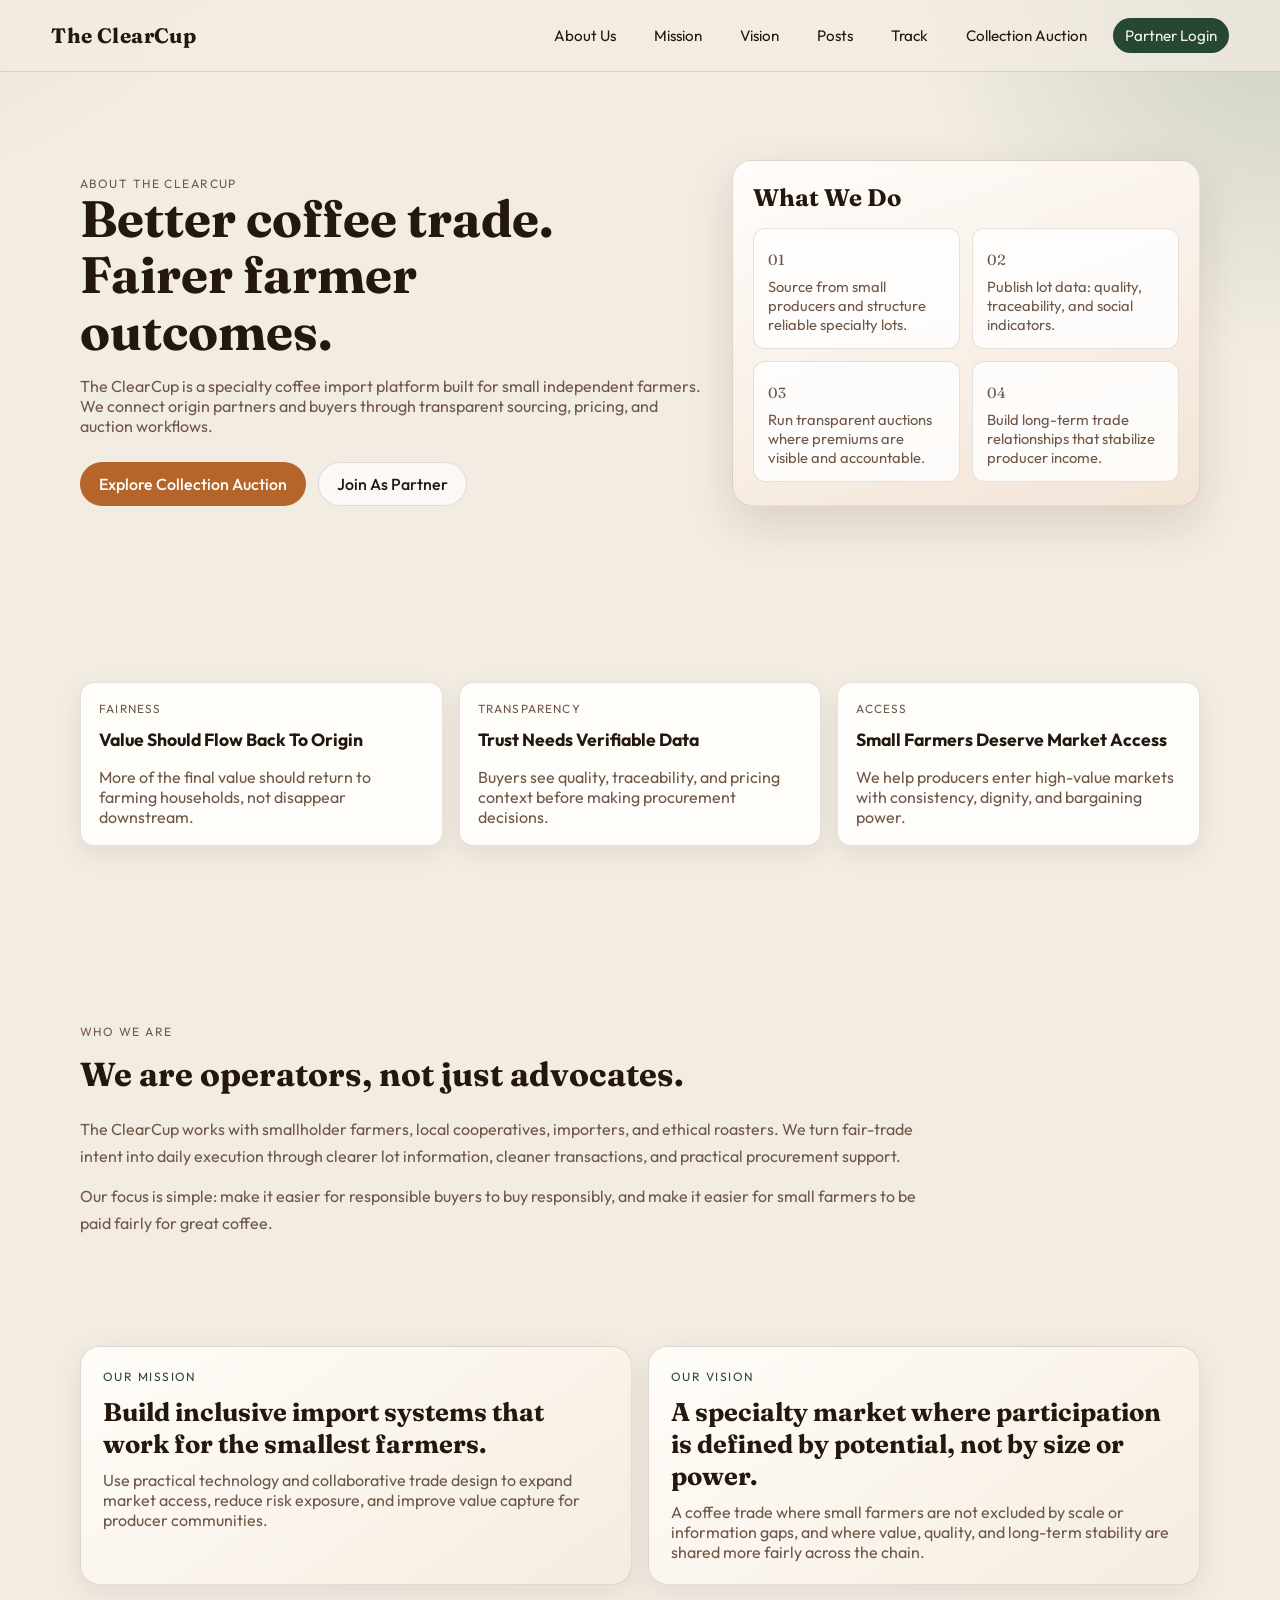
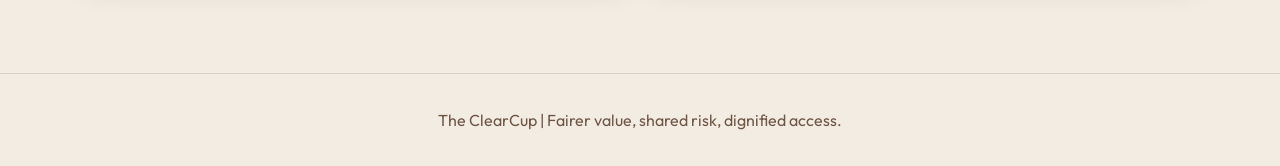
<file: index.html>
<!DOCTYPE html>
<html lang="en">
<head>
  <meta charset="UTF-8">
  <meta name="viewport" content="width=device-width, initial-scale=1.0">
  <title>The ClearCup | Inclusive Specialty Coffee Import</title>
  <link rel="preconnect" href="https://fonts.googleapis.com">
  <link rel="preconnect" href="https://fonts.gstatic.com" crossorigin>
  <link href="https://fonts.googleapis.com/css2?family=Fraunces:opsz,wght@9..144,300;9..144,600;9..144,700&family=Outfit:wght@300;400;500;600&display=swap" rel="stylesheet">
  <link rel="stylesheet" href="styles.css">
</head>
<body class="page-home">
  <div class="bg-orb orb-1" aria-hidden="true"></div>
  <div class="bg-orb orb-2" aria-hidden="true"></div>

  <header class="site-header">
    <a class="brand" href="index.html">The ClearCup</a>
    <nav class="main-nav" aria-label="Main Navigation">
      <a href="#about">About Us</a>
      <a href="#mission">Mission</a>
      <a href="#vision">Vision</a>
      <a href="posts.html">Posts</a>
      <a href="track.html">Track</a>
      <a href="auction.html">Collection Auction</a>
      <a class="nav-cta" href="login.html">Partner Login</a>
    </nav>
  </header>

  <main>
    <section class="hero section" id="about" data-reveal>
      <div class="hero-copy">
        <p class="eyebrow">About The ClearCup</p>
        <h1>Better coffee trade. Fairer farmer outcomes.</h1>
        <p>
          The ClearCup is a specialty coffee import platform built for small independent farmers.
          We connect origin partners and buyers through transparent sourcing, pricing, and auction workflows.
        </p>
        <div class="hero-actions">
          <a class="btn btn-solid" href="auction.html">Explore Collection Auction</a>
          <a class="btn btn-ghost" href="login.html">Join As Partner</a>
        </div>
      </div>
      <aside class="impact-board">
        <h2>What We Do</h2>
        <div class="impact-grid">
          <article>
            <p class="impact-number">01</p>
            <p>Source from small producers and structure reliable specialty lots.</p>
          </article>
          <article>
            <p class="impact-number">02</p>
            <p>Publish lot data: quality, traceability, and social indicators.</p>
          </article>
          <article>
            <p class="impact-number">03</p>
            <p>Run transparent auctions where premiums are visible and accountable.</p>
          </article>
          <article>
            <p class="impact-number">04</p>
            <p>Build long-term trade relationships that stabilize producer income.</p>
          </article>
        </div>
      </aside>
    </section>

    <section class="section cards-row text-cards" data-reveal>
      <article class="value-card">
        <p class="card-label">Fairness</p>
        <h3>Value Should Flow Back To Origin</h3>
        <p>More of the final value should return to farming households, not disappear downstream.</p>
      </article>
      <article class="value-card">
        <p class="card-label">Transparency</p>
        <h3>Trust Needs Verifiable Data</h3>
        <p>Buyers see quality, traceability, and pricing context before making procurement decisions.</p>
      </article>
      <article class="value-card">
        <p class="card-label">Access</p>
        <h3>Small Farmers Deserve Market Access</h3>
        <p>We help producers enter high-value markets with consistency, dignity, and bargaining power.</p>
      </article>
    </section>

    <section class="section about-detail" data-reveal>
      <div class="section-head">
        <p class="eyebrow">Who We Are</p>
        <h2>We are operators, not just advocates.</h2>
      </div>
      <p>
        The ClearCup works with smallholder farmers, local cooperatives, importers, and ethical roasters.
        We turn fair-trade intent into daily execution through clearer lot information, cleaner transactions,
        and practical procurement support.
      </p>
      <p>
        Our focus is simple: make it easier for responsible buyers to buy responsibly,
        and make it easier for small farmers to be paid fairly for great coffee.
      </p>
    </section>

    <section class="section statements" id="mission" data-reveal>
      <article class="statement-card">
        <p class="eyebrow">Our Mission</p>
        <h2>Build inclusive import systems that work for the smallest farmers.</h2>
        <p>
          Use practical technology and collaborative trade design to expand market access,
          reduce risk exposure, and improve value capture for producer communities.
        </p>
      </article>
      <article class="statement-card" id="vision">
        <p class="eyebrow">Our Vision</p>
        <h2>A specialty market where participation is defined by potential, not by size or power.</h2>
        <p>
          A coffee trade where small farmers are not excluded by scale or information gaps,
          and where value, quality, and long-term stability are shared more fairly across the chain.
        </p>
      </article>
    </section>
  </main>

  <footer class="site-footer">
    <p>The ClearCup | Fairer value, shared risk, dignified access.</p>
  </footer>

  <script src="app.js"></script>
</body>
</html>
</file>
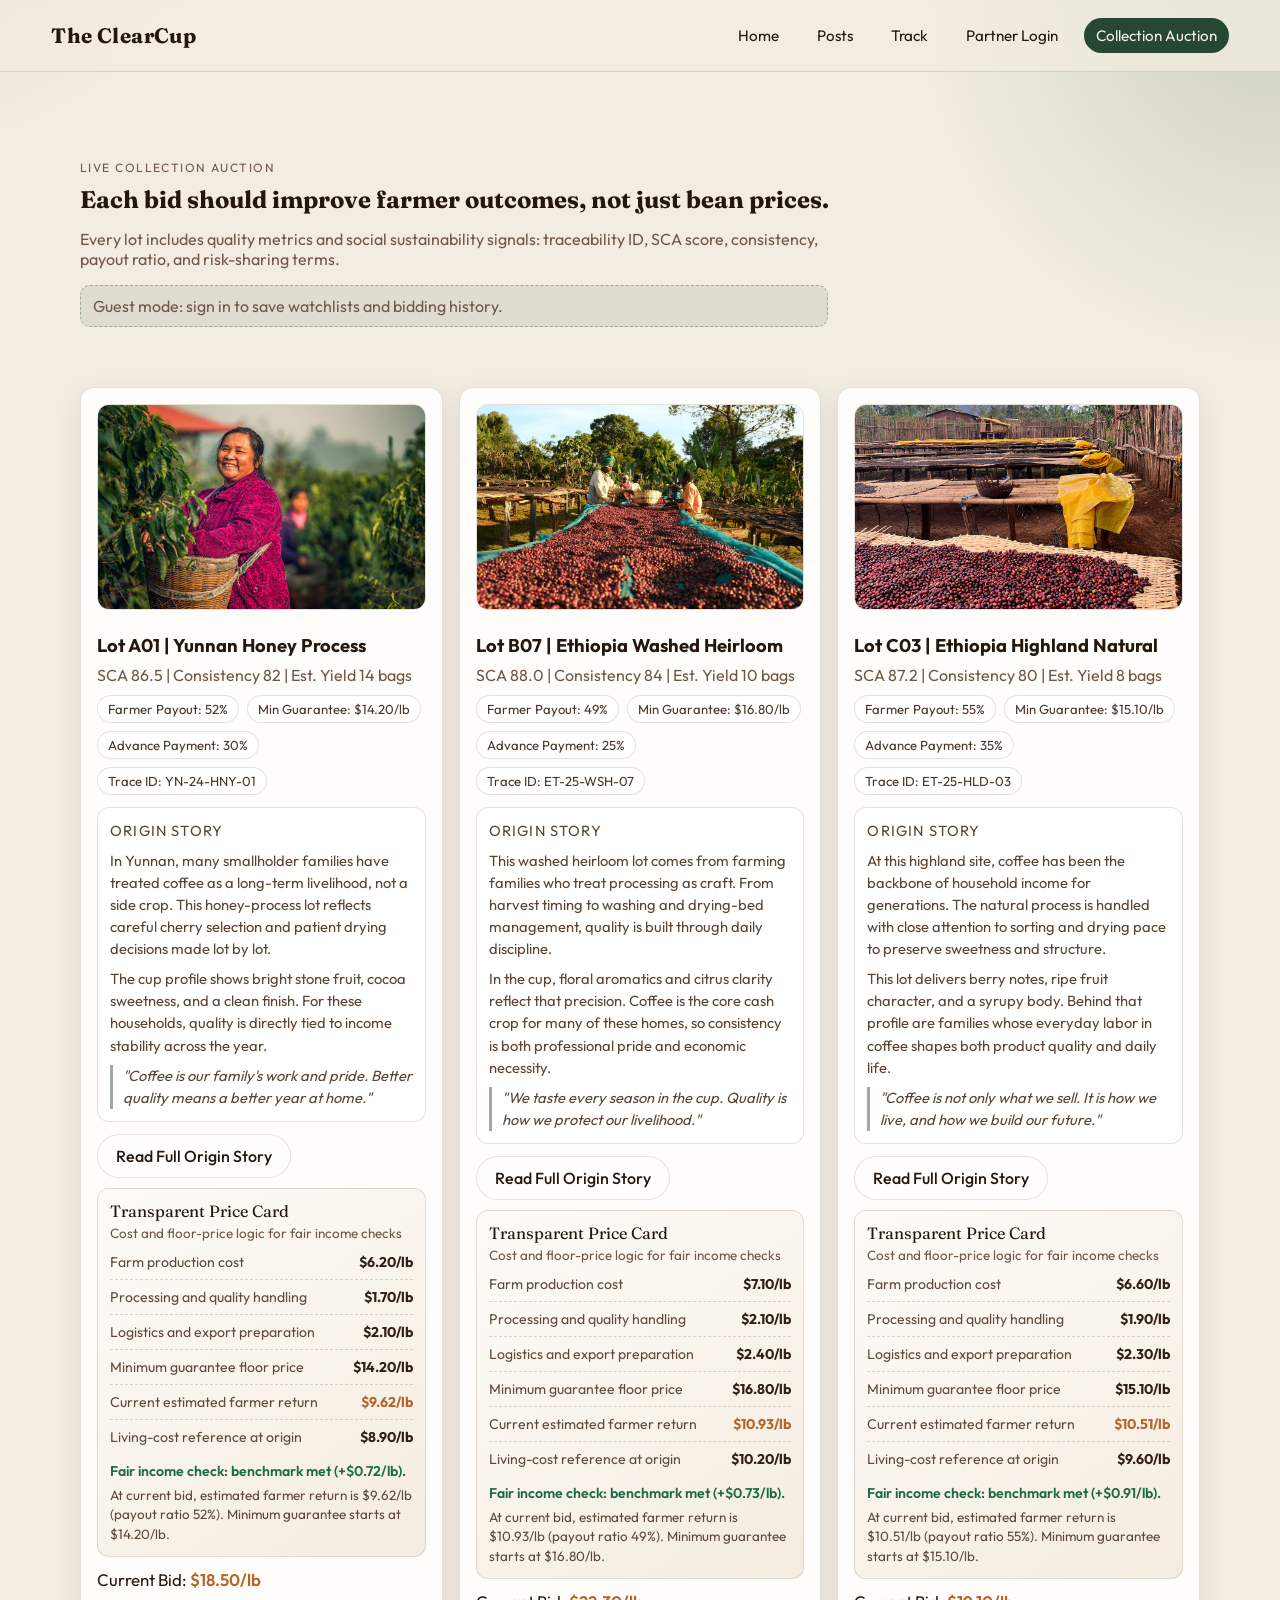
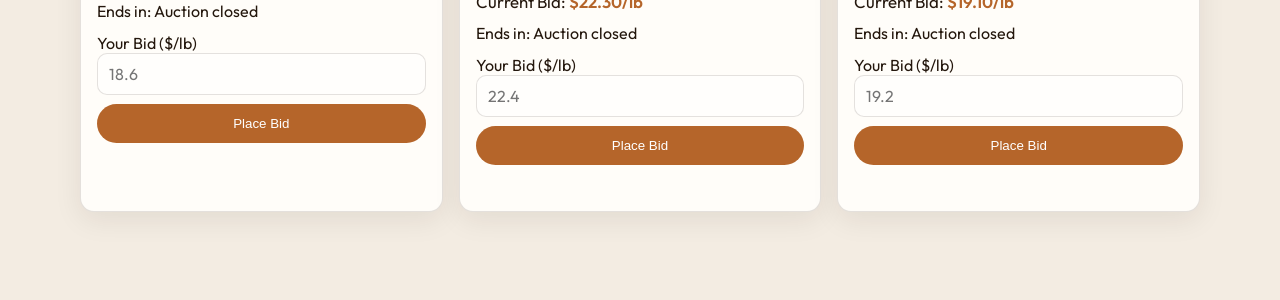
<file: auction.html>
<!DOCTYPE html>
<html lang="en">
<head>
  <meta charset="UTF-8">
  <meta name="viewport" content="width=device-width, initial-scale=1.0">
  <title>Collection Auction | The ClearCup</title>
  <link rel="preconnect" href="https://fonts.googleapis.com">
  <link rel="preconnect" href="https://fonts.gstatic.com" crossorigin>
  <link href="https://fonts.googleapis.com/css2?family=Fraunces:opsz,wght@9..144,300;9..144,600;9..144,700&family=Outfit:wght@300;400;500;600&display=swap" rel="stylesheet">
  <link rel="stylesheet" href="styles.css">
</head>
<body class="page-auction">
  <div class="bg-orb orb-4" aria-hidden="true"></div>
  <header class="site-header">
    <a class="brand" href="index.html">The ClearCup</a>
    <nav class="main-nav" aria-label="Main Navigation">
      <a href="index.html">Home</a>
      <a href="posts.html">Posts</a>
      <a href="track.html">Track</a>
      <a href="login.html">Partner Login</a>
      <a class="nav-cta" href="auction.html">Collection Auction</a>
    </nav>
  </header>

  <main class="auction-main">
    <section class="section auction-hero" data-reveal>
      <p class="eyebrow">Live Collection Auction</p>
      <h1>Each bid should improve farmer outcomes, not just bean prices.</h1>
      <p>
        Every lot includes quality metrics and social sustainability signals:
        traceability ID, SCA score, consistency, payout ratio, and risk-sharing terms.
      </p>
      <p id="member-note" class="member-note">Guest mode: sign in to save watchlists and bidding history.</p>
    </section>

    <section class="section lots-grid" data-reveal>
      <article class="lot-card" data-current-bid="18.5" data-payout-ratio="0.52" data-farm-cost="6.20" data-process-cost="1.70" data-logistics-cost="2.10" data-living-price="8.90" data-min-guarantee="14.20">
        <img class="lot-cover" src="assets/yunnan.jpg" alt="Yunnan coffee origin">
        <h2><a class="lot-title-link" href="origin-yunnan.html">Lot A01 | Yunnan Honey Process</a></h2>
        <p class="lot-meta">SCA 86.5 | Consistency 82 | Est. Yield 14 bags</p>
        <div class="lot-tags">
          <span>Farmer Payout: 52%</span>
          <span>Min Guarantee: $14.20/lb</span>
          <span>Advance Payment: 30%</span>
          <span>Trace ID: YN-24-HNY-01</span>
        </div>
        <div class="lot-story">
          <p class="lot-story-title">Origin Story</p>
          <p>
            In Yunnan, many smallholder families have treated coffee as a long-term livelihood, not a side crop.
            This honey-process lot reflects careful cherry selection and patient drying decisions made lot by lot.
          </p>
          <p>
            The cup profile shows bright stone fruit, cocoa sweetness, and a clean finish.
            For these households, quality is directly tied to income stability across the year.
          </p>
          <p class="farmer-quote">"Coffee is our family's work and pride. Better quality means a better year at home."</p>
        </div>
        <a class="btn btn-ghost btn-story" href="origin-yunnan.html">Read Full Origin Story</a>
        <div class="price-card">
          <p class="price-card-title">Transparent Price Card</p>
          <p class="price-card-sub">Cost and floor-price logic for fair income checks</p>
          <div class="price-row"><span>Farm production cost</span><strong>$6.20/lb</strong></div>
          <div class="price-row"><span>Processing and quality handling</span><strong>$1.70/lb</strong></div>
          <div class="price-row"><span>Logistics and export preparation</span><strong>$2.10/lb</strong></div>
          <div class="price-row"><span>Minimum guarantee floor price</span><strong>$14.20/lb</strong></div>
          <div class="price-row emphasis"><span>Current estimated farmer return</span><strong data-field="farmer-return">$0.00/lb</strong></div>
          <div class="price-row"><span>Living-cost reference at origin</span><strong data-field="living-price">$8.90/lb</strong></div>
          <p class="price-status" data-field="fair-status"></p>
          <p class="price-note" data-field="fair-note"></p>
        </div>
        <p class="lot-price">Current Bid: <span class="price-value">$18.50/lb</span></p>
        <p class="lot-timer">Ends in: <span data-countdown="2026-03-18T18:00:00"></span></p>
        <form class="bid-form">
          <label>
            Your Bid ($/lb)
            <input type="number" step="0.1" min="18.6" placeholder="18.6" required>
          </label>
          <button class="btn btn-solid" type="submit">Place Bid</button>
        </form>
        <p class="feedback" aria-live="polite"></p>
      </article>

      <article class="lot-card" data-current-bid="22.3" data-payout-ratio="0.49" data-farm-cost="7.10" data-process-cost="2.10" data-logistics-cost="2.40" data-living-price="10.20" data-min-guarantee="16.80">
        <img class="lot-cover" src="assets/ethopia_farm.jpg" alt="Ethiopia coffee origin">
        <h2><a class="lot-title-link" href="origin-ethiopia-washed.html">Lot B07 | Ethiopia Washed Heirloom</a></h2>
        <p class="lot-meta">SCA 88.0 | Consistency 84 | Est. Yield 10 bags</p>
        <div class="lot-tags">
          <span>Farmer Payout: 49%</span>
          <span>Min Guarantee: $16.80/lb</span>
          <span>Advance Payment: 25%</span>
          <span>Trace ID: ET-25-WSH-07</span>
        </div>
        <div class="lot-story">
          <p class="lot-story-title">Origin Story</p>
          <p>
            This washed heirloom lot comes from farming families who treat processing as craft.
            From harvest timing to washing and drying-bed management, quality is built through daily discipline.
          </p>
          <p>
            In the cup, floral aromatics and citrus clarity reflect that precision.
            Coffee is the core cash crop for many of these homes, so consistency is both professional pride and economic necessity.
          </p>
          <p class="farmer-quote">"We taste every season in the cup. Quality is how we protect our livelihood."</p>
        </div>
        <a class="btn btn-ghost btn-story" href="origin-ethiopia-washed.html">Read Full Origin Story</a>
        <div class="price-card">
          <p class="price-card-title">Transparent Price Card</p>
          <p class="price-card-sub">Cost and floor-price logic for fair income checks</p>
          <div class="price-row"><span>Farm production cost</span><strong>$7.10/lb</strong></div>
          <div class="price-row"><span>Processing and quality handling</span><strong>$2.10/lb</strong></div>
          <div class="price-row"><span>Logistics and export preparation</span><strong>$2.40/lb</strong></div>
          <div class="price-row"><span>Minimum guarantee floor price</span><strong>$16.80/lb</strong></div>
          <div class="price-row emphasis"><span>Current estimated farmer return</span><strong data-field="farmer-return">$0.00/lb</strong></div>
          <div class="price-row"><span>Living-cost reference at origin</span><strong data-field="living-price">$10.20/lb</strong></div>
          <p class="price-status" data-field="fair-status"></p>
          <p class="price-note" data-field="fair-note"></p>
        </div>
        <p class="lot-price">Current Bid: <span class="price-value">$22.30/lb</span></p>
        <p class="lot-timer">Ends in: <span data-countdown="2026-03-16T21:30:00"></span></p>
        <form class="bid-form">
          <label>
            Your Bid ($/lb)
            <input type="number" step="0.1" min="22.4" placeholder="22.4" required>
          </label>
          <button class="btn btn-solid" type="submit">Place Bid</button>
        </form>
        <p class="feedback" aria-live="polite"></p>
      </article>

      <article class="lot-card" data-current-bid="19.1" data-payout-ratio="0.55" data-farm-cost="6.60" data-process-cost="1.90" data-logistics-cost="2.30" data-living-price="9.60" data-min-guarantee="15.10">
        <img class="lot-cover" src="assets/ethopia2.jpg" alt="Ethiopia highland coffee origin">
        <h2><a class="lot-title-link" href="origin-ethiopia-highland.html">Lot C03 | Ethiopia Highland Natural</a></h2>
        <p class="lot-meta">SCA 87.2 | Consistency 80 | Est. Yield 8 bags</p>
        <div class="lot-tags">
          <span>Farmer Payout: 55%</span>
          <span>Min Guarantee: $15.10/lb</span>
          <span>Advance Payment: 35%</span>
          <span>Trace ID: ET-25-HLD-03</span>
        </div>
        <div class="lot-story">
          <p class="lot-story-title">Origin Story</p>
          <p>
            At this highland site, coffee has been the backbone of household income for generations.
            The natural process is handled with close attention to sorting and drying pace to preserve sweetness and structure.
          </p>
          <p>
            This lot delivers berry notes, ripe fruit character, and a syrupy body.
            Behind that profile are families whose everyday labor in coffee shapes both product quality and daily life.
          </p>
          <p class="farmer-quote">"Coffee is not only what we sell. It is how we live, and how we build our future."</p>
        </div>
        <a class="btn btn-ghost btn-story" href="origin-ethiopia-highland.html">Read Full Origin Story</a>
        <div class="price-card">
          <p class="price-card-title">Transparent Price Card</p>
          <p class="price-card-sub">Cost and floor-price logic for fair income checks</p>
          <div class="price-row"><span>Farm production cost</span><strong>$6.60/lb</strong></div>
          <div class="price-row"><span>Processing and quality handling</span><strong>$1.90/lb</strong></div>
          <div class="price-row"><span>Logistics and export preparation</span><strong>$2.30/lb</strong></div>
          <div class="price-row"><span>Minimum guarantee floor price</span><strong>$15.10/lb</strong></div>
          <div class="price-row emphasis"><span>Current estimated farmer return</span><strong data-field="farmer-return">$0.00/lb</strong></div>
          <div class="price-row"><span>Living-cost reference at origin</span><strong data-field="living-price">$9.60/lb</strong></div>
          <p class="price-status" data-field="fair-status"></p>
          <p class="price-note" data-field="fair-note"></p>
        </div>
        <p class="lot-price">Current Bid: <span class="price-value">$19.10/lb</span></p>
        <p class="lot-timer">Ends in: <span data-countdown="2026-03-19T14:45:00"></span></p>
        <form class="bid-form">
          <label>
            Your Bid ($/lb)
            <input type="number" step="0.1" min="19.2" placeholder="19.2" required>
          </label>
          <button class="btn btn-solid" type="submit">Place Bid</button>
        </form>
        <p class="feedback" aria-live="polite"></p>
      </article>
    </section>
  </main>

  <script src="app.js"></script>
</body>
</html>
</file>
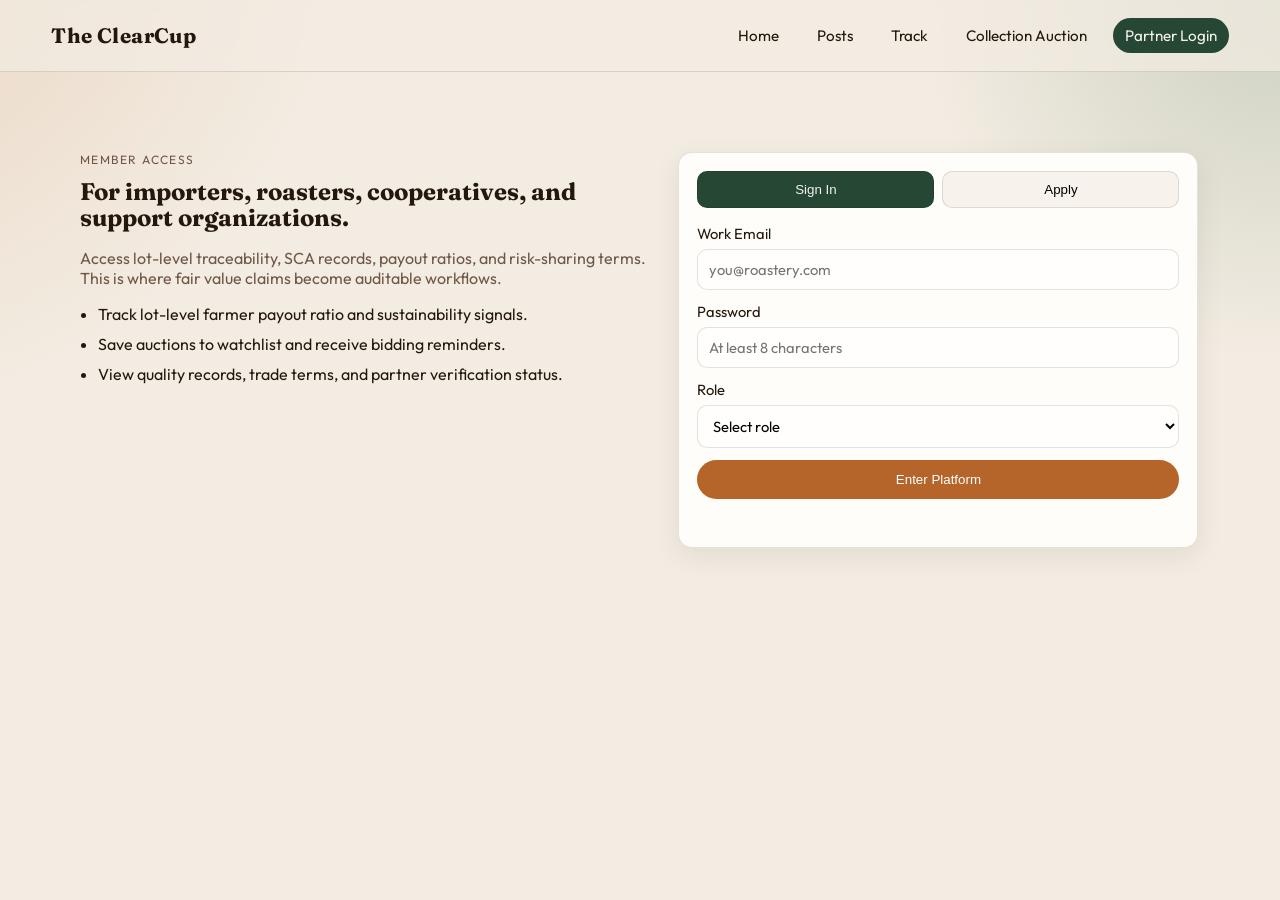
<file: login.html>
<!DOCTYPE html>
<html lang="en">
<head>
  <meta charset="UTF-8">
  <meta name="viewport" content="width=device-width, initial-scale=1.0">
  <title>Partner Login | The ClearCup</title>
  <link rel="preconnect" href="https://fonts.googleapis.com">
  <link rel="preconnect" href="https://fonts.gstatic.com" crossorigin>
  <link href="https://fonts.googleapis.com/css2?family=Fraunces:opsz,wght@9..144,300;9..144,600;9..144,700&family=Outfit:wght@300;400;500;600&display=swap" rel="stylesheet">
  <link rel="stylesheet" href="styles.css">
</head>
<body class="page-auth">
  <div class="bg-orb orb-3" aria-hidden="true"></div>
  <header class="site-header">
    <a class="brand" href="index.html">The ClearCup</a>
    <nav class="main-nav" aria-label="Main Navigation">
      <a href="index.html">Home</a>
      <a href="posts.html">Posts</a>
      <a href="track.html">Track</a>
      <a href="auction.html">Collection Auction</a>
      <a class="nav-cta" href="login.html">Partner Login</a>
    </nav>
  </header>

  <main class="auth-shell">
    <section class="auth-intro" data-reveal>
      <p class="eyebrow">Member Access</p>
      <h1>For importers, roasters, cooperatives, and support organizations.</h1>
      <p>
        Access lot-level traceability, SCA records, payout ratios, and risk-sharing terms.
        This is where fair value claims become auditable workflows.
      </p>
      <ul class="clean-list">
        <li>Track lot-level farmer payout ratio and sustainability signals.</li>
        <li>Save auctions to watchlist and receive bidding reminders.</li>
        <li>View quality records, trade terms, and partner verification status.</li>
      </ul>
    </section>

    <section class="auth-card" data-reveal>
      <div class="auth-tabs">
        <button type="button" class="tab-btn is-active" data-tab-target="signin">Sign In</button>
        <button type="button" class="tab-btn" data-tab-target="signup">Apply</button>
      </div>

      <form id="signin-form" class="auth-form" data-form="signin">
        <label>
          Work Email
          <input type="email" name="email" placeholder="you@roastery.com" required>
        </label>
        <label>
          Password
          <input type="password" name="password" placeholder="At least 8 characters" minlength="8" required>
        </label>
        <label>
          Role
          <select name="role" required>
            <option value="">Select role</option>
            <option value="importer">Importer</option>
            <option value="roaster">Roaster</option>
            <option value="cooperative">Cooperative</option>
            <option value="ngo">NGO / Supporter</option>
            <option value="researcher">Researcher / Media</option>
          </select>
        </label>
        <button class="btn btn-solid" type="submit">Enter Platform</button>
      </form>

      <form id="signup-form" class="auth-form is-hidden" data-form="signup">
        <label>
          Organization
          <input type="text" name="org" placeholder="Organization name" required>
        </label>
        <label>
          Contact Email
          <input type="email" name="email" placeholder="you@org.com" required>
        </label>
        <label>
          Target Origin
          <input type="text" name="region" placeholder="e.g. Yunnan, Ethiopia, Honduras" required>
        </label>
        <label>
          Pilot Intent
          <input type="text" name="intent" placeholder="Trial procurement, quality support, risk finance..." required>
        </label>
        <button class="btn btn-solid" type="submit">Submit Application</button>
      </form>
      <p id="auth-feedback" class="feedback" aria-live="polite"></p>
    </section>
  </main>

  <script src="app.js"></script>
</body>
</html>
</file>
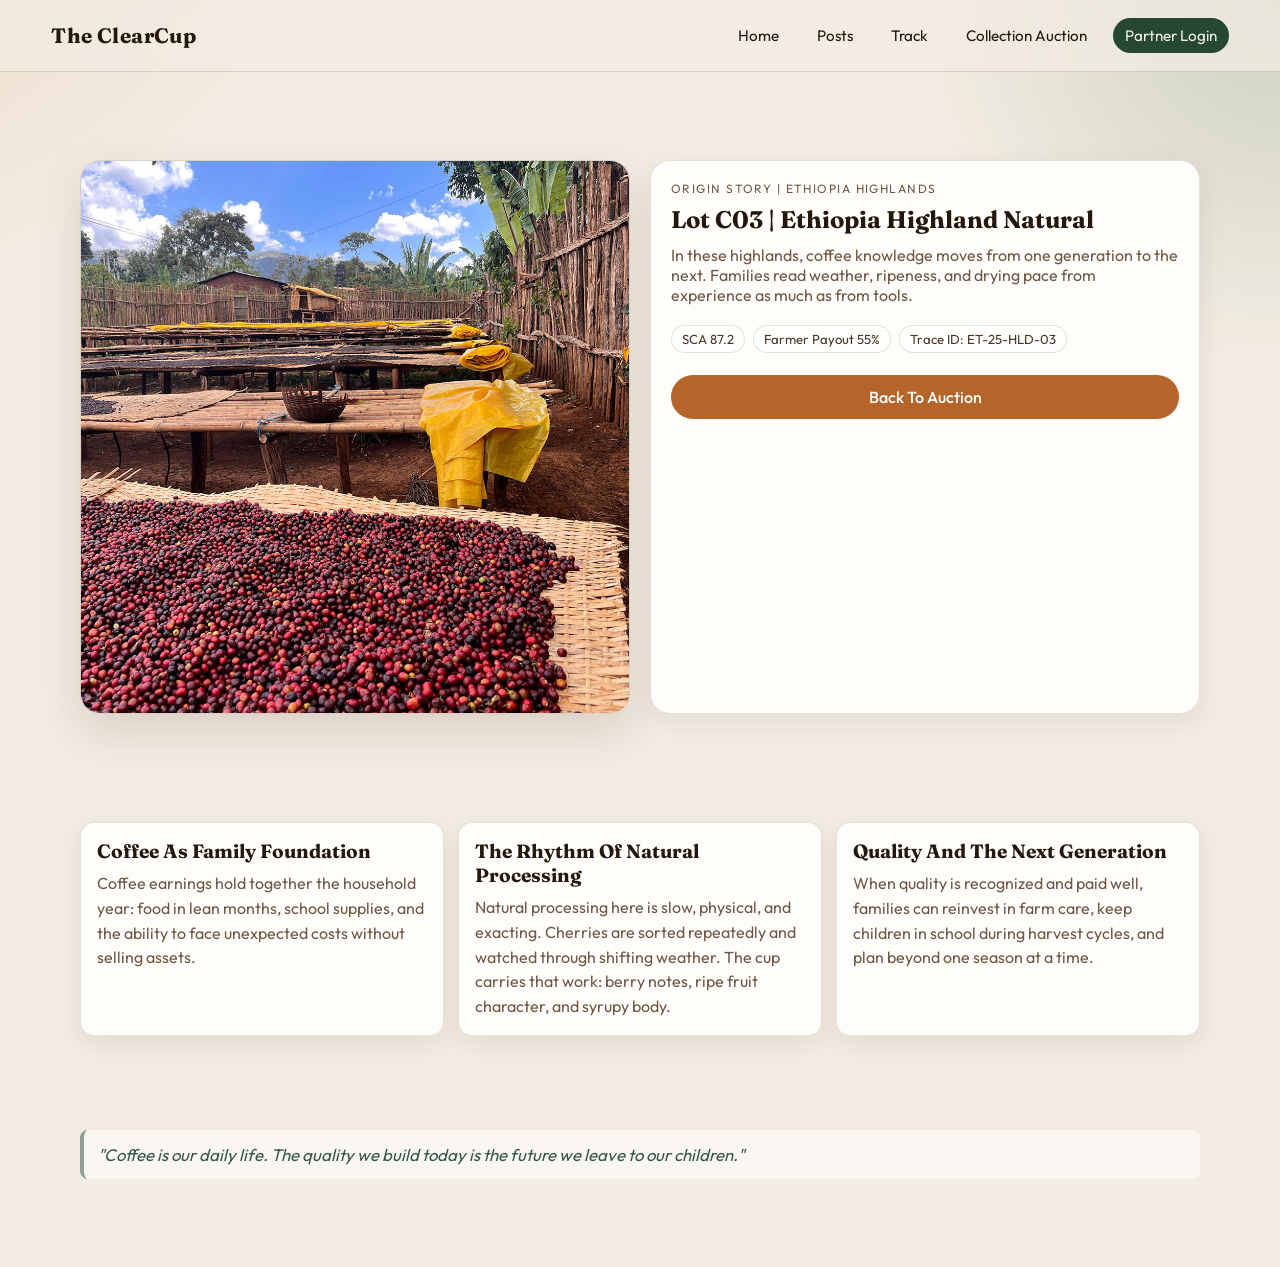
<file: origin-ethiopia-highland.html>
<!DOCTYPE html>
<html lang="en">
<head>
  <meta charset="UTF-8">
  <meta name="viewport" content="width=device-width, initial-scale=1.0">
  <title>Ethiopia Highland Story | The ClearCup</title>
  <link rel="preconnect" href="https://fonts.googleapis.com">
  <link rel="preconnect" href="https://fonts.gstatic.com" crossorigin>
  <link href="https://fonts.googleapis.com/css2?family=Fraunces:opsz,wght@9..144,300;9..144,600;9..144,700&family=Outfit:wght@300;400;500;600&display=swap" rel="stylesheet">
  <link rel="stylesheet" href="styles.css">
</head>
<body class="page-origin">
  <div class="bg-orb orb-4" aria-hidden="true"></div>
  <header class="site-header">
    <a class="brand" href="index.html">The ClearCup</a>
    <nav class="main-nav" aria-label="Main Navigation">
      <a href="index.html">Home</a>
      <a href="posts.html">Posts</a>
      <a href="track.html">Track</a>
      <a href="auction.html">Collection Auction</a>
      <a class="nav-cta" href="login.html">Partner Login</a>
    </nav>
  </header>

  <main class="origin-main">
    <section class="section origin-hero" data-reveal>
      <div class="origin-figure">
        <img src="assets/ethopia2.jpg" alt="Ethiopia highland coffee origin">
      </div>
      <div class="origin-intro">
        <p class="eyebrow">Origin Story | Ethiopia Highlands</p>
        <h1>Lot C03 | Ethiopia Highland Natural</h1>
        <p>
          In these highlands, coffee knowledge moves from one generation to the next.
          Families read weather, ripeness, and drying pace from experience as much as from tools.
        </p>
        <div class="lot-tags">
          <span>SCA 87.2</span>
          <span>Farmer Payout 55%</span>
          <span>Trace ID: ET-25-HLD-03</span>
        </div>
        <a class="btn btn-solid" href="auction.html">Back To Auction</a>
      </div>
    </section>

    <section class="section origin-grid" data-reveal>
      <article class="origin-panel">
        <h2>Coffee As Family Foundation</h2>
        <p>
          Coffee earnings hold together the household year: food in lean months, school supplies,
          and the ability to face unexpected costs without selling assets.
        </p>
      </article>
      <article class="origin-panel">
        <h2>The Rhythm Of Natural Processing</h2>
        <p>
          Natural processing here is slow, physical, and exacting. Cherries are sorted repeatedly and watched through shifting weather.
          The cup carries that work: berry notes, ripe fruit character, and syrupy body.
        </p>
      </article>
      <article class="origin-panel">
        <h2>Quality And The Next Generation</h2>
        <p>
          When quality is recognized and paid well, families can reinvest in farm care,
          keep children in school during harvest cycles, and plan beyond one season at a time.
        </p>
      </article>
    </section>

    <section class="section origin-quote" data-reveal>
      <p>"Coffee is our daily life. The quality we build today is the future we leave to our children."</p>
    </section>
  </main>

  <script src="app.js"></script>
</body>
</html>
</file>
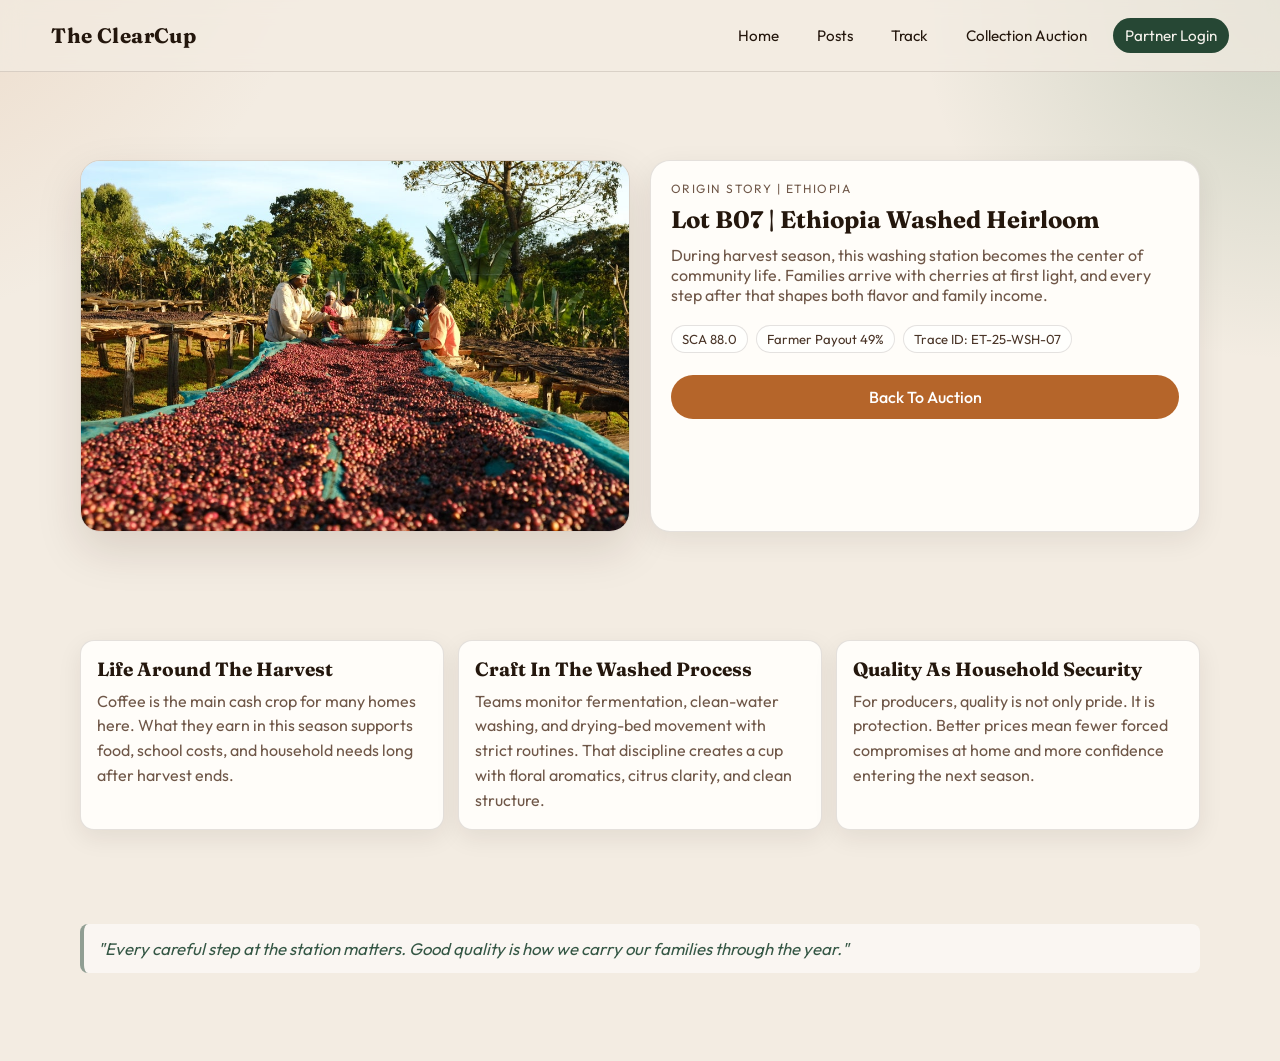
<file: origin-ethiopia-washed.html>
<!DOCTYPE html>
<html lang="en">
<head>
  <meta charset="UTF-8">
  <meta name="viewport" content="width=device-width, initial-scale=1.0">
  <title>Ethiopia Washed Story | The ClearCup</title>
  <link rel="preconnect" href="https://fonts.googleapis.com">
  <link rel="preconnect" href="https://fonts.gstatic.com" crossorigin>
  <link href="https://fonts.googleapis.com/css2?family=Fraunces:opsz,wght@9..144,300;9..144,600;9..144,700&family=Outfit:wght@300;400;500;600&display=swap" rel="stylesheet">
  <link rel="stylesheet" href="styles.css">
</head>
<body class="page-origin">
  <div class="bg-orb orb-3" aria-hidden="true"></div>
  <header class="site-header">
    <a class="brand" href="index.html">The ClearCup</a>
    <nav class="main-nav" aria-label="Main Navigation">
      <a href="index.html">Home</a>
      <a href="posts.html">Posts</a>
      <a href="track.html">Track</a>
      <a href="auction.html">Collection Auction</a>
      <a class="nav-cta" href="login.html">Partner Login</a>
    </nav>
  </header>

  <main class="origin-main">
    <section class="section origin-hero" data-reveal>
      <div class="origin-figure">
        <img src="assets/ethopia_farm.jpg" alt="Ethiopia washed coffee origin">
      </div>
      <div class="origin-intro">
        <p class="eyebrow">Origin Story | Ethiopia</p>
        <h1>Lot B07 | Ethiopia Washed Heirloom</h1>
        <p>
          During harvest season, this washing station becomes the center of community life.
          Families arrive with cherries at first light, and every step after that shapes both flavor and family income.
        </p>
        <div class="lot-tags">
          <span>SCA 88.0</span>
          <span>Farmer Payout 49%</span>
          <span>Trace ID: ET-25-WSH-07</span>
        </div>
        <a class="btn btn-solid" href="auction.html">Back To Auction</a>
      </div>
    </section>

    <section class="section origin-grid" data-reveal>
      <article class="origin-panel">
        <h2>Life Around The Harvest</h2>
        <p>
          Coffee is the main cash crop for many homes here. What they earn in this season supports food,
          school costs, and household needs long after harvest ends.
        </p>
      </article>
      <article class="origin-panel">
        <h2>Craft In The Washed Process</h2>
        <p>
          Teams monitor fermentation, clean-water washing, and drying-bed movement with strict routines.
          That discipline creates a cup with floral aromatics, citrus clarity, and clean structure.
        </p>
      </article>
      <article class="origin-panel">
        <h2>Quality As Household Security</h2>
        <p>
          For producers, quality is not only pride. It is protection.
          Better prices mean fewer forced compromises at home and more confidence entering the next season.
        </p>
      </article>
    </section>

    <section class="section origin-quote" data-reveal>
      <p>"Every careful step at the station matters. Good quality is how we carry our families through the year."</p>
    </section>
  </main>

  <script src="app.js"></script>
</body>
</html>
</file>
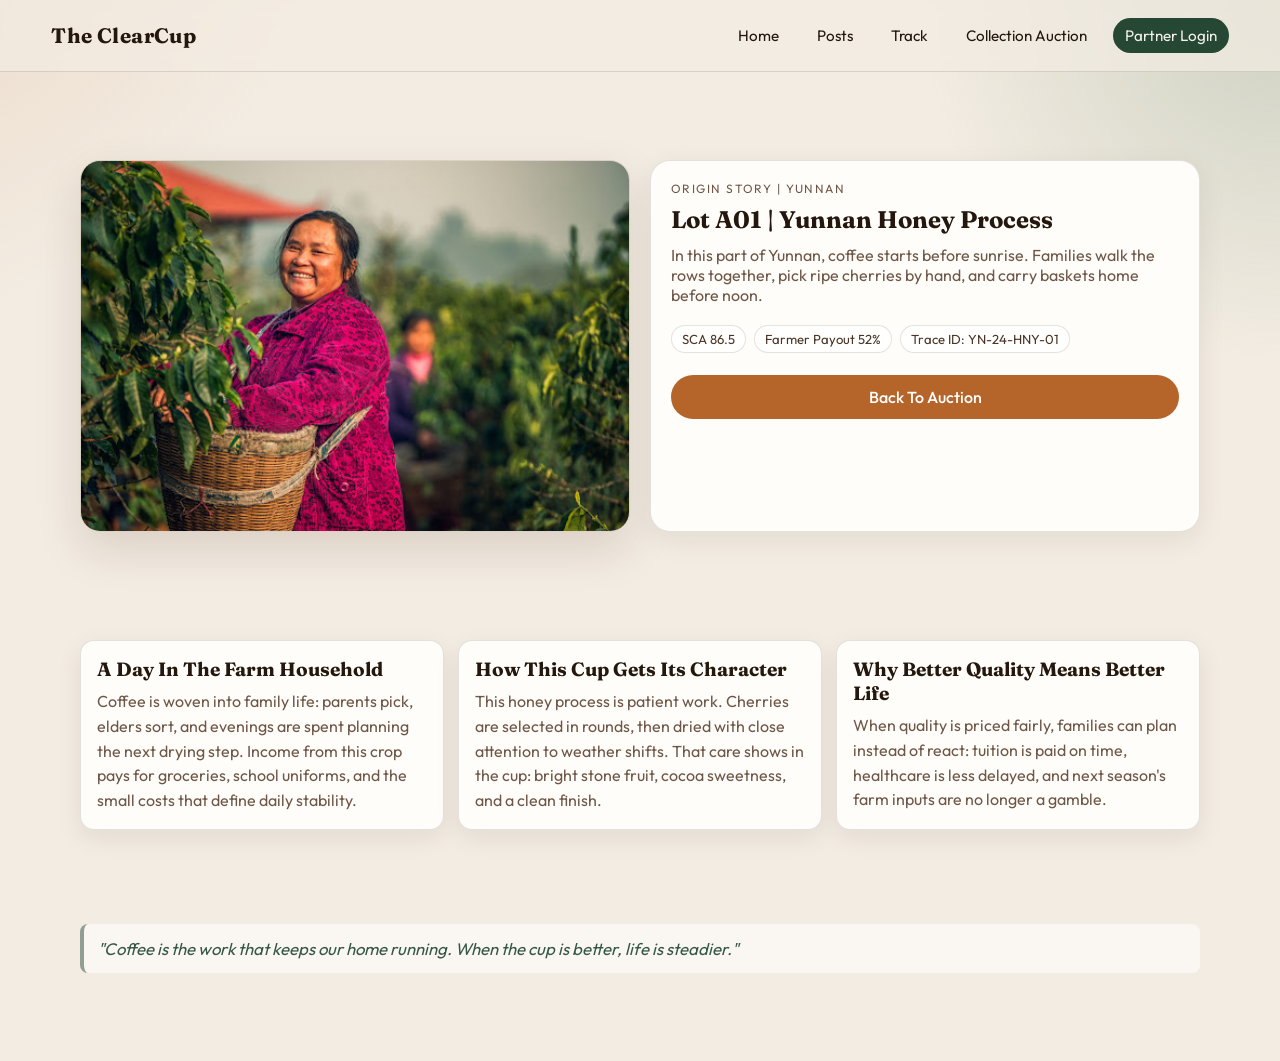
<file: origin-yunnan.html>
<!DOCTYPE html>
<html lang="en">
<head>
  <meta charset="UTF-8">
  <meta name="viewport" content="width=device-width, initial-scale=1.0">
  <title>Yunnan Origin Story | The ClearCup</title>
  <link rel="preconnect" href="https://fonts.googleapis.com">
  <link rel="preconnect" href="https://fonts.gstatic.com" crossorigin>
  <link href="https://fonts.googleapis.com/css2?family=Fraunces:opsz,wght@9..144,300;9..144,600;9..144,700&family=Outfit:wght@300;400;500;600&display=swap" rel="stylesheet">
  <link rel="stylesheet" href="styles.css">
</head>
<body class="page-origin">
  <div class="bg-orb orb-1" aria-hidden="true"></div>
  <header class="site-header">
    <a class="brand" href="index.html">The ClearCup</a>
    <nav class="main-nav" aria-label="Main Navigation">
      <a href="index.html">Home</a>
      <a href="posts.html">Posts</a>
      <a href="track.html">Track</a>
      <a href="auction.html">Collection Auction</a>
      <a class="nav-cta" href="login.html">Partner Login</a>
    </nav>
  </header>

  <main class="origin-main">
    <section class="section origin-hero" data-reveal>
      <div class="origin-figure">
        <img src="assets/yunnan.jpg" alt="Yunnan coffee producer">
      </div>
      <div class="origin-intro">
        <p class="eyebrow">Origin Story | Yunnan</p>
        <h1>Lot A01 | Yunnan Honey Process</h1>
        <p>
          In this part of Yunnan, coffee starts before sunrise.
          Families walk the rows together, pick ripe cherries by hand, and carry baskets home before noon.
        </p>
        <div class="lot-tags">
          <span>SCA 86.5</span>
          <span>Farmer Payout 52%</span>
          <span>Trace ID: YN-24-HNY-01</span>
        </div>
        <a class="btn btn-solid" href="auction.html">Back To Auction</a>
      </div>
    </section>

    <section class="section origin-grid" data-reveal>
      <article class="origin-panel">
        <h2>A Day In The Farm Household</h2>
        <p>
          Coffee is woven into family life: parents pick, elders sort, and evenings are spent planning the next drying step.
          Income from this crop pays for groceries, school uniforms, and the small costs that define daily stability.
        </p>
      </article>
      <article class="origin-panel">
        <h2>How This Cup Gets Its Character</h2>
        <p>
          This honey process is patient work. Cherries are selected in rounds, then dried with close attention to weather shifts.
          That care shows in the cup: bright stone fruit, cocoa sweetness, and a clean finish.
        </p>
      </article>
      <article class="origin-panel">
        <h2>Why Better Quality Means Better Life</h2>
        <p>
          When quality is priced fairly, families can plan instead of react:
          tuition is paid on time, healthcare is less delayed, and next season's farm inputs are no longer a gamble.
        </p>
      </article>
    </section>

    <section class="section origin-quote" data-reveal>
      <p>"Coffee is the work that keeps our home running. When the cup is better, life is steadier."</p>
    </section>
  </main>

  <script src="app.js"></script>
</body>
</html>
</file>
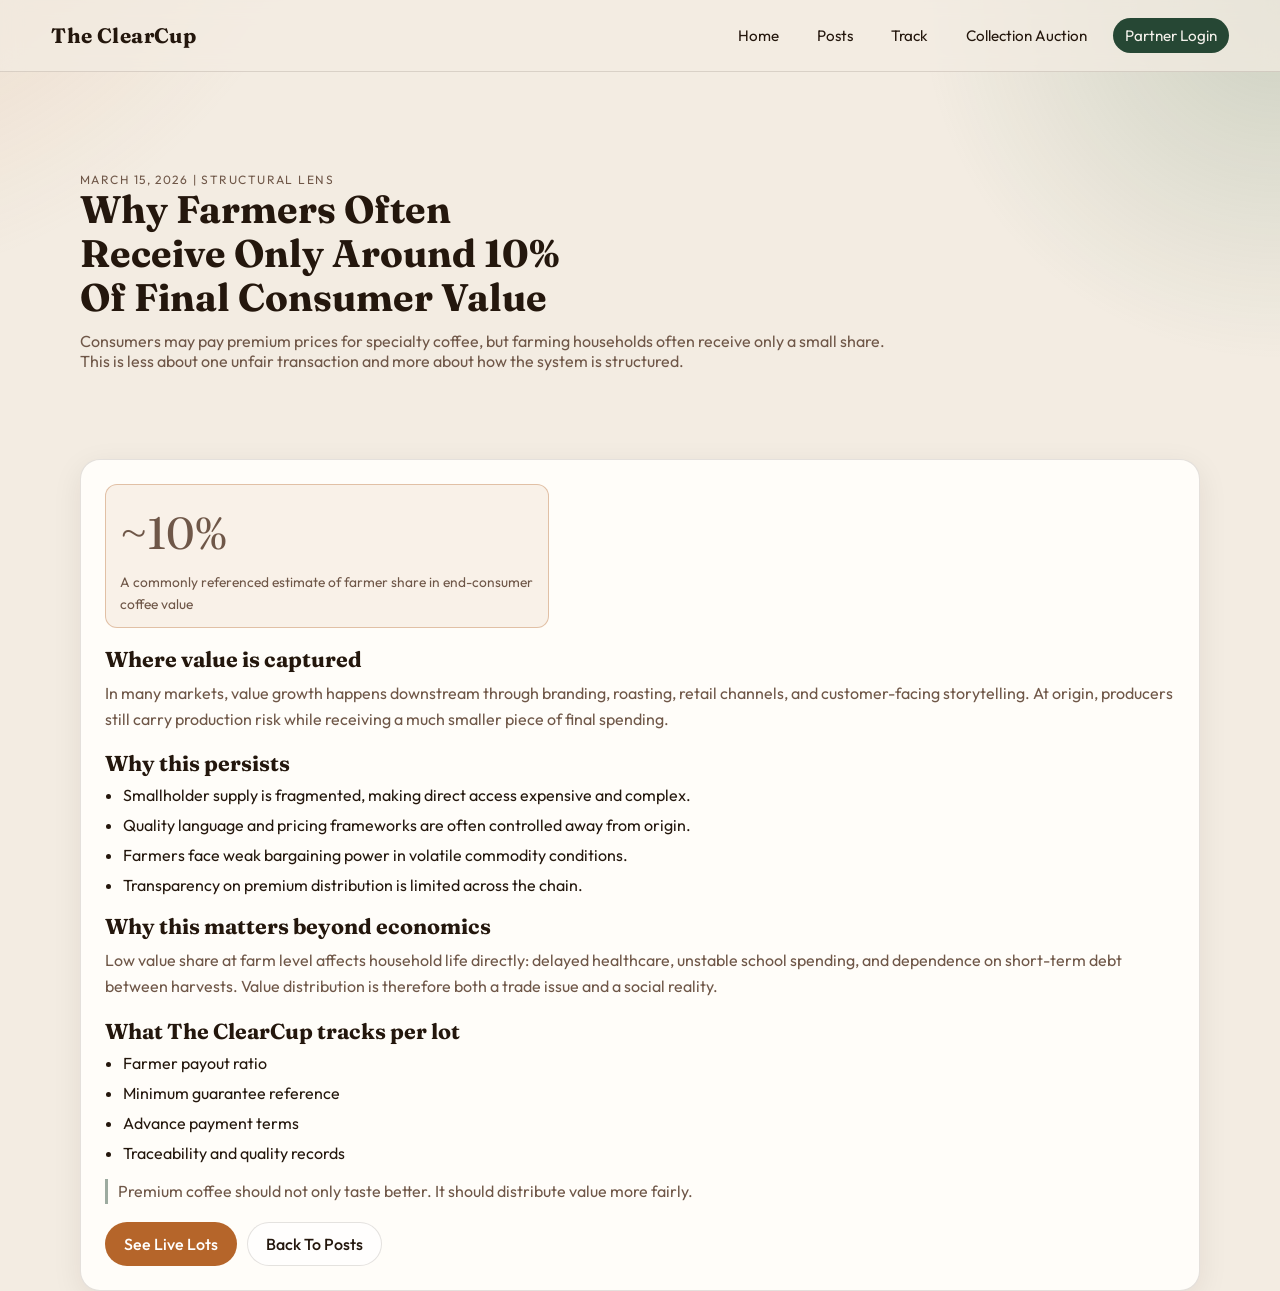
<file: post-farmers-10-percent.html>
<!DOCTYPE html>
<html lang="en">
<head>
  <meta charset="UTF-8">
  <meta name="viewport" content="width=device-width, initial-scale=1.0">
  <title>Why Farmers Receive Around 10% | The ClearCup Journal</title>
  <link rel="preconnect" href="https://fonts.googleapis.com">
  <link rel="preconnect" href="https://fonts.gstatic.com" crossorigin>
  <link href="https://fonts.googleapis.com/css2?family=Fraunces:opsz,wght@9..144,300;9..144,600;9..144,700&family=Outfit:wght@300;400;500;600&display=swap" rel="stylesheet">
  <link rel="stylesheet" href="styles.css">
</head>
<body class="page-posts">
  <div class="bg-orb orb-2" aria-hidden="true"></div>
  <header class="site-header">
    <a class="brand" href="index.html">The ClearCup</a>
    <nav class="main-nav" aria-label="Main Navigation">
      <a href="index.html">Home</a>
      <a href="posts.html">Posts</a>
      <a href="track.html">Track</a>
      <a href="auction.html">Collection Auction</a>
      <a class="nav-cta" href="login.html">Partner Login</a>
    </nav>
  </header>

  <main class="post-main">
    <section class="section post-hero" data-reveal>
      <p class="eyebrow">March 15, 2026 | Structural Lens</p>
      <h1>Why Farmers Often Receive Only Around 10% Of Final Consumer Value</h1>
      <p>
        Consumers may pay premium prices for specialty coffee, but farming households often receive only a small share.
        This is less about one unfair transaction and more about how the system is structured.
      </p>
    </section>

    <article class="section post-article" data-reveal>
      <div class="post-stat">
        <p class="post-stat-num">~10%</p>
        <p class="post-stat-label">A commonly referenced estimate of farmer share in end-consumer coffee value</p>
      </div>

      <h2>Where value is captured</h2>
      <p>
        In many markets, value growth happens downstream through branding, roasting, retail channels,
        and customer-facing storytelling. At origin, producers still carry production risk while receiving
        a much smaller piece of final spending.
      </p>

      <h2>Why this persists</h2>
      <ul class="clean-list">
        <li>Smallholder supply is fragmented, making direct access expensive and complex.</li>
        <li>Quality language and pricing frameworks are often controlled away from origin.</li>
        <li>Farmers face weak bargaining power in volatile commodity conditions.</li>
        <li>Transparency on premium distribution is limited across the chain.</li>
      </ul>

      <h2>Why this matters beyond economics</h2>
      <p>
        Low value share at farm level affects household life directly: delayed healthcare,
        unstable school spending, and dependence on short-term debt between harvests.
        Value distribution is therefore both a trade issue and a social reality.
      </p>

      <h2>What The ClearCup tracks per lot</h2>
      <ul class="clean-list">
        <li>Farmer payout ratio</li>
        <li>Minimum guarantee reference</li>
        <li>Advance payment terms</li>
        <li>Traceability and quality records</li>
      </ul>

      <p class="post-endnote">
        Premium coffee should not only taste better. It should distribute value more fairly.
      </p>

      <div class="post-actions">
        <a class="btn btn-solid" href="auction.html">See Live Lots</a>
        <a class="btn btn-ghost" href="posts.html">Back To Posts</a>
      </div>
    </article>
  </main>

  <script src="app.js"></script>
</body>
</html>
</file>
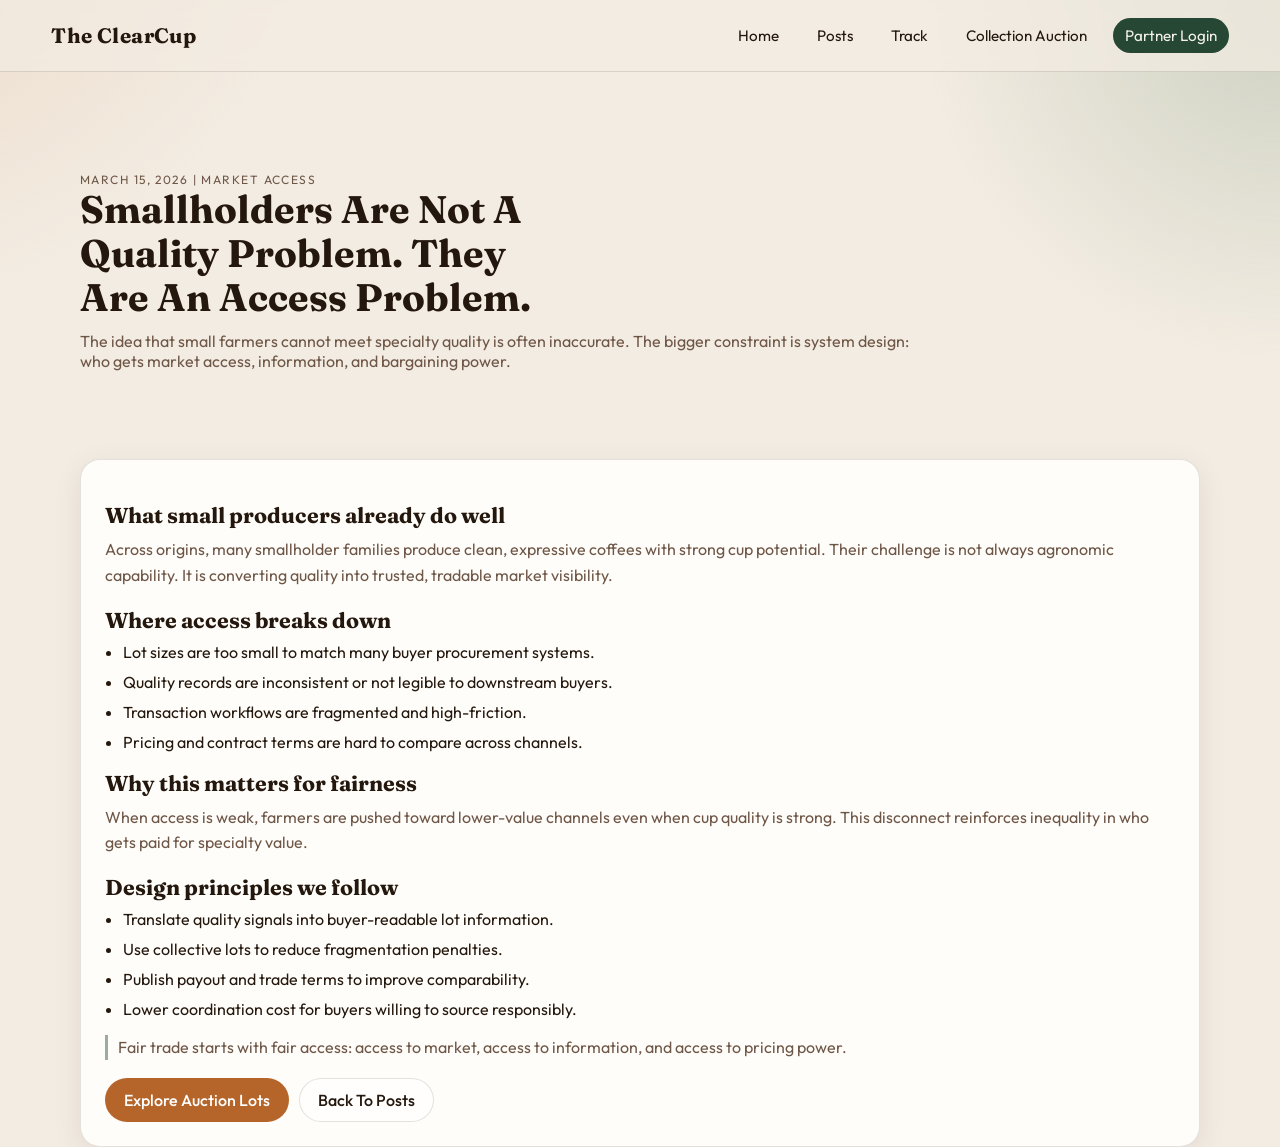
<file: post-smallholders-access.html>
<!DOCTYPE html>
<html lang="en">
<head>
  <meta charset="UTF-8">
  <meta name="viewport" content="width=device-width, initial-scale=1.0">
  <title>Smallholders Are An Access Problem | The ClearCup Journal</title>
  <link rel="preconnect" href="https://fonts.googleapis.com">
  <link rel="preconnect" href="https://fonts.gstatic.com" crossorigin>
  <link href="https://fonts.googleapis.com/css2?family=Fraunces:opsz,wght@9..144,300;9..144,600;9..144,700&family=Outfit:wght@300;400;500;600&display=swap" rel="stylesheet">
  <link rel="stylesheet" href="styles.css">
</head>
<body class="page-posts">
  <div class="bg-orb orb-1" aria-hidden="true"></div>
  <header class="site-header">
    <a class="brand" href="index.html">The ClearCup</a>
    <nav class="main-nav" aria-label="Main Navigation">
      <a href="index.html">Home</a>
      <a href="posts.html">Posts</a>
      <a href="track.html">Track</a>
      <a href="auction.html">Collection Auction</a>
      <a class="nav-cta" href="login.html">Partner Login</a>
    </nav>
  </header>

  <main class="post-main">
    <section class="section post-hero" data-reveal>
      <p class="eyebrow">March 15, 2026 | Market Access</p>
      <h1>Smallholders Are Not A Quality Problem. They Are An Access Problem.</h1>
      <p>
        The idea that small farmers cannot meet specialty quality is often inaccurate.
        The bigger constraint is system design: who gets market access, information, and bargaining power.
      </p>
    </section>

    <article class="section post-article" data-reveal>
      <h2>What small producers already do well</h2>
      <p>
        Across origins, many smallholder families produce clean, expressive coffees with strong cup potential.
        Their challenge is not always agronomic capability. It is converting quality into trusted, tradable market visibility.
      </p>

      <h2>Where access breaks down</h2>
      <ul class="clean-list">
        <li>Lot sizes are too small to match many buyer procurement systems.</li>
        <li>Quality records are inconsistent or not legible to downstream buyers.</li>
        <li>Transaction workflows are fragmented and high-friction.</li>
        <li>Pricing and contract terms are hard to compare across channels.</li>
      </ul>

      <h2>Why this matters for fairness</h2>
      <p>
        When access is weak, farmers are pushed toward lower-value channels even when cup quality is strong.
        This disconnect reinforces inequality in who gets paid for specialty value.
      </p>

      <h2>Design principles we follow</h2>
      <ul class="clean-list">
        <li>Translate quality signals into buyer-readable lot information.</li>
        <li>Use collective lots to reduce fragmentation penalties.</li>
        <li>Publish payout and trade terms to improve comparability.</li>
        <li>Lower coordination cost for buyers willing to source responsibly.</li>
      </ul>

      <p class="post-endnote">
        Fair trade starts with fair access: access to market, access to information, and access to pricing power.
      </p>

      <div class="post-actions">
        <a class="btn btn-solid" href="auction.html">Explore Auction Lots</a>
        <a class="btn btn-ghost" href="posts.html">Back To Posts</a>
      </div>
    </article>
  </main>

  <script src="app.js"></script>
</body>
</html>
</file>
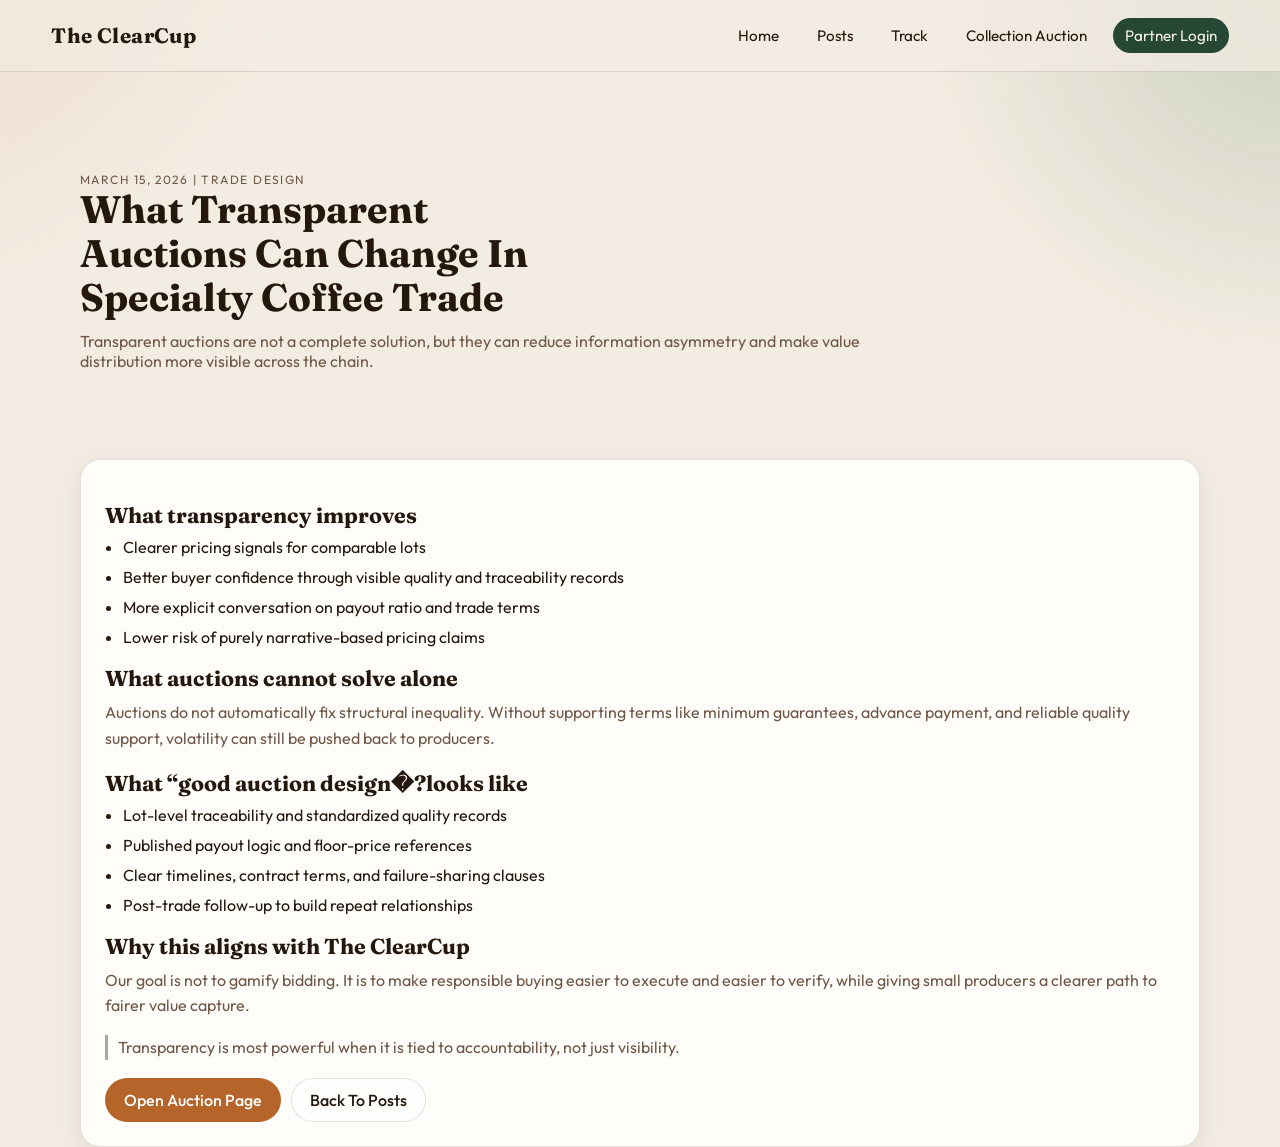
<file: post-transparent-auction.html>
<!DOCTYPE html>
<html lang="en">
<head>
  <meta charset="UTF-8">
  <meta name="viewport" content="width=device-width, initial-scale=1.0">
  <title>What Transparent Auctions Can Change | The ClearCup Journal</title>
  <link rel="preconnect" href="https://fonts.googleapis.com">
  <link rel="preconnect" href="https://fonts.gstatic.com" crossorigin>
  <link href="https://fonts.googleapis.com/css2?family=Fraunces:opsz,wght@9..144,300;9..144,600;9..144,700&family=Outfit:wght@300;400;500;600&display=swap" rel="stylesheet">
  <link rel="stylesheet" href="styles.css">
</head>
<body class="page-posts">
  <div class="bg-orb orb-4" aria-hidden="true"></div>
  <header class="site-header">
    <a class="brand" href="index.html">The ClearCup</a>
    <nav class="main-nav" aria-label="Main Navigation">
      <a href="index.html">Home</a>
      <a href="posts.html">Posts</a>
      <a href="track.html">Track</a>
      <a href="auction.html">Collection Auction</a>
      <a class="nav-cta" href="login.html">Partner Login</a>
    </nav>
  </header>

  <main class="post-main">
    <section class="section post-hero" data-reveal>
      <p class="eyebrow">March 15, 2026 | Trade Design</p>
      <h1>What Transparent Auctions Can Change In Specialty Coffee Trade</h1>
      <p>
        Transparent auctions are not a complete solution, but they can reduce information asymmetry
        and make value distribution more visible across the chain.
      </p>
    </section>

    <article class="section post-article" data-reveal>
      <h2>What transparency improves</h2>
      <ul class="clean-list">
        <li>Clearer pricing signals for comparable lots</li>
        <li>Better buyer confidence through visible quality and traceability records</li>
        <li>More explicit conversation on payout ratio and trade terms</li>
        <li>Lower risk of purely narrative-based pricing claims</li>
      </ul>

      <h2>What auctions cannot solve alone</h2>
      <p>
        Auctions do not automatically fix structural inequality. Without supporting terms like minimum guarantees,
        advance payment, and reliable quality support, volatility can still be pushed back to producers.
      </p>

      <h2>What “good auction design�?looks like</h2>
      <ul class="clean-list">
        <li>Lot-level traceability and standardized quality records</li>
        <li>Published payout logic and floor-price references</li>
        <li>Clear timelines, contract terms, and failure-sharing clauses</li>
        <li>Post-trade follow-up to build repeat relationships</li>
      </ul>

      <h2>Why this aligns with The ClearCup</h2>
      <p>
        Our goal is not to gamify bidding. It is to make responsible buying easier to execute and easier to verify,
        while giving small producers a clearer path to fairer value capture.
      </p>

      <p class="post-endnote">
        Transparency is most powerful when it is tied to accountability, not just visibility.
      </p>

      <div class="post-actions">
        <a class="btn btn-solid" href="auction.html">Open Auction Page</a>
        <a class="btn btn-ghost" href="posts.html">Back To Posts</a>
      </div>
    </article>
  </main>

  <script src="app.js"></script>
</body>
</html>
</file>
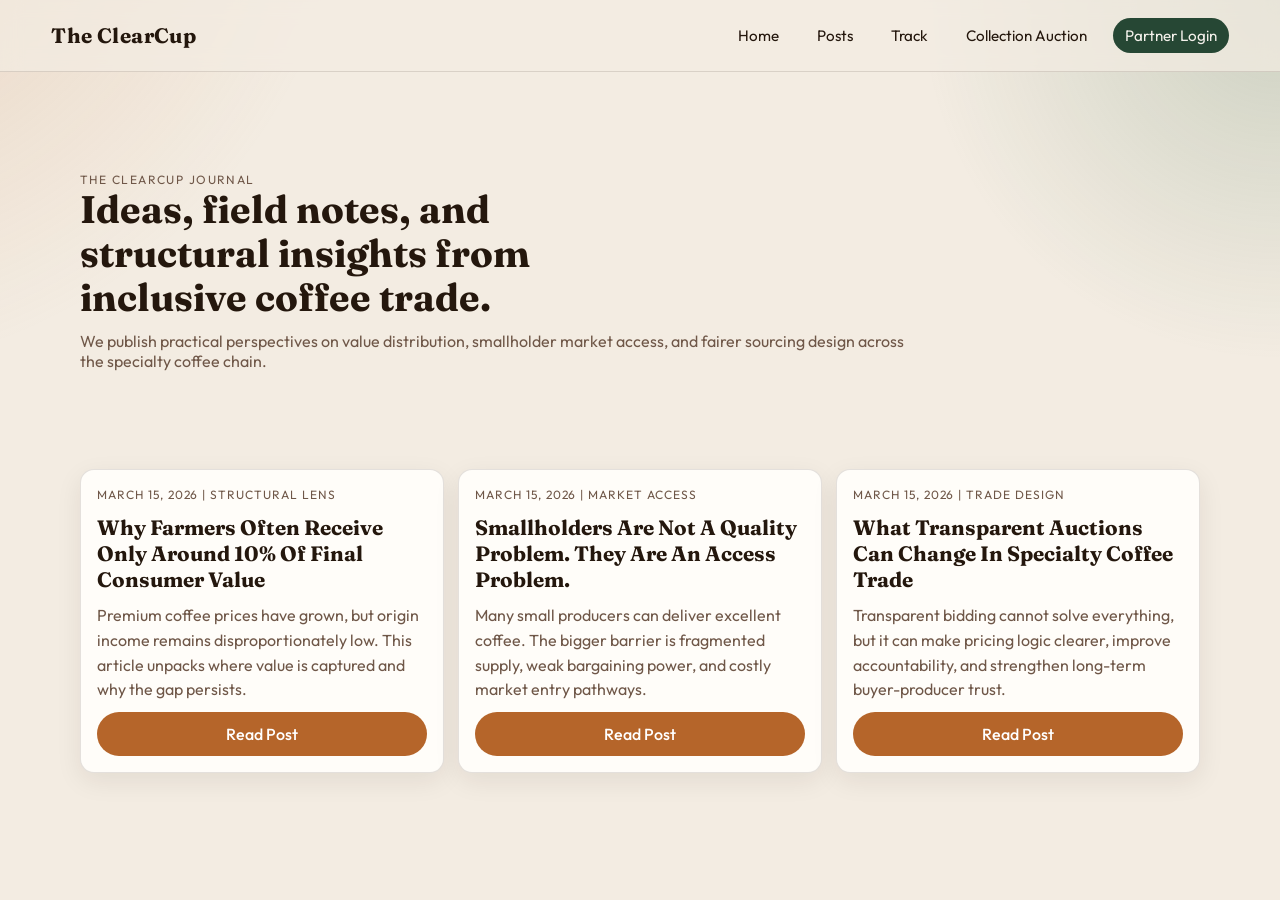
<file: posts.html>
<!DOCTYPE html>
<html lang="en">
<head>
  <meta charset="UTF-8">
  <meta name="viewport" content="width=device-width, initial-scale=1.0">
  <title>Posts | The ClearCup</title>
  <link rel="preconnect" href="https://fonts.googleapis.com">
  <link rel="preconnect" href="https://fonts.gstatic.com" crossorigin>
  <link href="https://fonts.googleapis.com/css2?family=Fraunces:opsz,wght@9..144,300;9..144,600;9..144,700&family=Outfit:wght@300;400;500;600&display=swap" rel="stylesheet">
  <link rel="stylesheet" href="styles.css">
</head>
<body class="page-posts">
  <div class="bg-orb orb-2" aria-hidden="true"></div>
  <header class="site-header">
    <a class="brand" href="index.html">The ClearCup</a>
    <nav class="main-nav" aria-label="Main Navigation">
      <a href="index.html">Home</a>
      <a href="posts.html">Posts</a>
      <a href="track.html">Track</a>
      <a href="auction.html">Collection Auction</a>
      <a class="nav-cta" href="login.html">Partner Login</a>
    </nav>
  </header>

  <main class="post-main">
    <section class="section post-hero" data-reveal>
      <p class="eyebrow">The ClearCup Journal</p>
      <h1>Ideas, field notes, and structural insights from inclusive coffee trade.</h1>
      <p>
        We publish practical perspectives on value distribution, smallholder market access,
        and fairer sourcing design across the specialty coffee chain.
      </p>
    </section>

    <section class="section post-list" data-reveal>
      <article class="post-card">
        <p class="post-meta">March 15, 2026 | Structural Lens</p>
        <h2>Why Farmers Often Receive Only Around 10% Of Final Consumer Value</h2>
        <p>
          Premium coffee prices have grown, but origin income remains disproportionately low.
          This article unpacks where value is captured and why the gap persists.
        </p>
        <a class="btn btn-solid" href="post-farmers-10-percent.html">Read Post</a>
      </article>

      <article class="post-card">
        <p class="post-meta">March 15, 2026 | Market Access</p>
        <h2>Smallholders Are Not A Quality Problem. They Are An Access Problem.</h2>
        <p>
          Many small producers can deliver excellent coffee. The bigger barrier is fragmented supply,
          weak bargaining power, and costly market entry pathways.
        </p>
        <a class="btn btn-solid" href="post-smallholders-access.html">Read Post</a>
      </article>

      <article class="post-card">
        <p class="post-meta">March 15, 2026 | Trade Design</p>
        <h2>What Transparent Auctions Can Change In Specialty Coffee Trade</h2>
        <p>
          Transparent bidding cannot solve everything, but it can make pricing logic clearer,
          improve accountability, and strengthen long-term buyer-producer trust.
        </p>
        <a class="btn btn-solid" href="post-transparent-auction.html">Read Post</a>
      </article>
    </section>
  </main>

  <script src="app.js"></script>
</body>
</html>
</file>
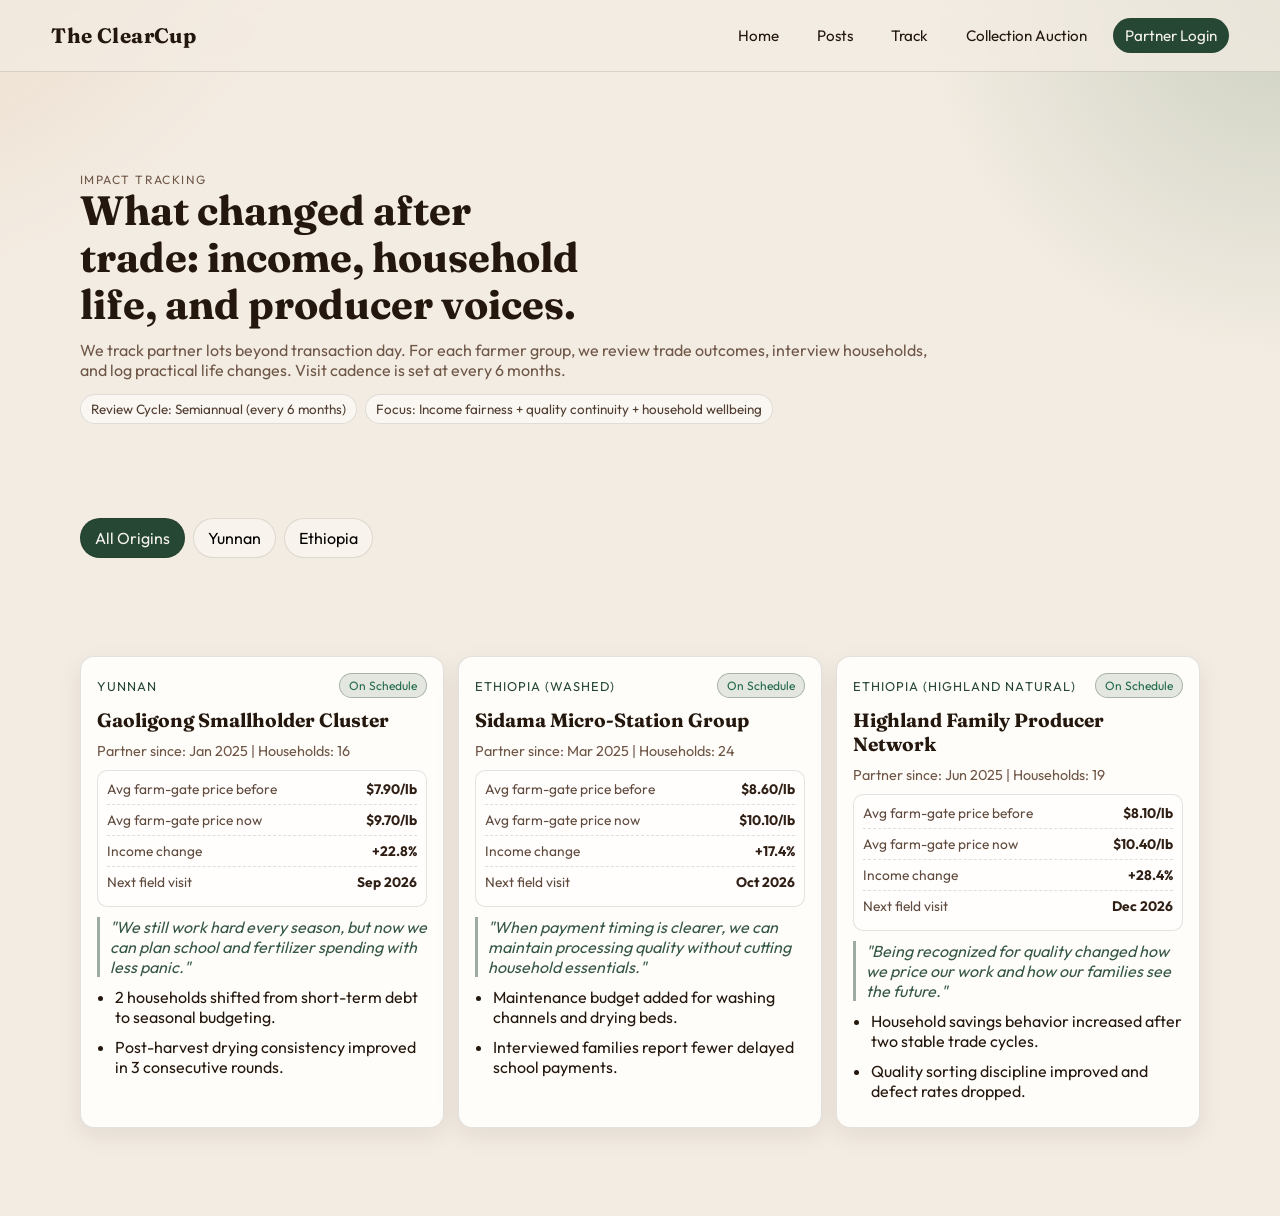
<file: track.html>
<!DOCTYPE html>
<html lang="en">
<head>
  <meta charset="UTF-8">
  <meta name="viewport" content="width=device-width, initial-scale=1.0">
  <title>Track | The ClearCup</title>
  <link rel="preconnect" href="https://fonts.googleapis.com">
  <link rel="preconnect" href="https://fonts.gstatic.com" crossorigin>
  <link href="https://fonts.googleapis.com/css2?family=Fraunces:opsz,wght@9..144,300;9..144,600;9..144,700&family=Outfit:wght@300;400;500;600&display=swap" rel="stylesheet">
  <link rel="stylesheet" href="styles.css">
</head>
<body class="page-track">
  <div class="bg-orb orb-3" aria-hidden="true"></div>
  <header class="site-header">
    <a class="brand" href="index.html">The ClearCup</a>
    <nav class="main-nav" aria-label="Main Navigation">
      <a href="index.html">Home</a>
      <a href="posts.html">Posts</a>
      <a href="track.html">Track</a>
      <a href="auction.html">Collection Auction</a>
      <a class="nav-cta" href="login.html">Partner Login</a>
    </nav>
  </header>

  <main class="track-main">
    <section class="section track-hero" data-reveal>
      <p class="eyebrow">Impact Tracking</p>
      <h1>What changed after trade: income, household life, and producer voices.</h1>
      <p>
        We track partner lots beyond transaction day. For each farmer group, we review trade outcomes,
        interview households, and log practical life changes. Visit cadence is set at every 6 months.
      </p>
      <div class="track-meta">
        <span>Review Cycle: Semiannual (every 6 months)</span>
        <span>Focus: Income fairness + quality continuity + household wellbeing</span>
      </div>
    </section>

    <section class="section track-controls" data-reveal>
      <button class="track-btn is-active" type="button" data-track-filter="all">All Origins</button>
      <button class="track-btn" type="button" data-track-filter="yunnan">Yunnan</button>
      <button class="track-btn" type="button" data-track-filter="ethiopia">Ethiopia</button>
    </section>

    <section class="section track-grid" data-reveal>
      <article class="track-card" data-track-origin="yunnan">
        <div class="track-card-head">
          <p class="track-origin">Yunnan</p>
          <p class="track-status">On Schedule</p>
        </div>
        <h2>Gaoligong Smallholder Cluster</h2>
        <p class="track-sub">Partner since: Jan 2025 | Households: 16</p>
        <div class="track-metrics">
          <p><span>Avg farm-gate price before</span><strong>$7.90/lb</strong></p>
          <p><span>Avg farm-gate price now</span><strong>$9.70/lb</strong></p>
          <p><span>Income change</span><strong>+22.8%</strong></p>
          <p><span>Next field visit</span><strong>Sep 2026</strong></p>
        </div>
        <p class="track-quote">
          "We still work hard every season, but now we can plan school and fertilizer spending with less panic."
        </p>
        <ul class="clean-list">
          <li>2 households shifted from short-term debt to seasonal budgeting.</li>
          <li>Post-harvest drying consistency improved in 3 consecutive rounds.</li>
        </ul>
      </article>

      <article class="track-card" data-track-origin="ethiopia">
        <div class="track-card-head">
          <p class="track-origin">Ethiopia (Washed)</p>
          <p class="track-status">On Schedule</p>
        </div>
        <h2>Sidama Micro-Station Group</h2>
        <p class="track-sub">Partner since: Mar 2025 | Households: 24</p>
        <div class="track-metrics">
          <p><span>Avg farm-gate price before</span><strong>$8.60/lb</strong></p>
          <p><span>Avg farm-gate price now</span><strong>$10.10/lb</strong></p>
          <p><span>Income change</span><strong>+17.4%</strong></p>
          <p><span>Next field visit</span><strong>Oct 2026</strong></p>
        </div>
        <p class="track-quote">
          "When payment timing is clearer, we can maintain processing quality without cutting household essentials."
        </p>
        <ul class="clean-list">
          <li>Maintenance budget added for washing channels and drying beds.</li>
          <li>Interviewed families report fewer delayed school payments.</li>
        </ul>
      </article>

      <article class="track-card" data-track-origin="ethiopia">
        <div class="track-card-head">
          <p class="track-origin">Ethiopia (Highland Natural)</p>
          <p class="track-status">On Schedule</p>
        </div>
        <h2>Highland Family Producer Network</h2>
        <p class="track-sub">Partner since: Jun 2025 | Households: 19</p>
        <div class="track-metrics">
          <p><span>Avg farm-gate price before</span><strong>$8.10/lb</strong></p>
          <p><span>Avg farm-gate price now</span><strong>$10.40/lb</strong></p>
          <p><span>Income change</span><strong>+28.4%</strong></p>
          <p><span>Next field visit</span><strong>Dec 2026</strong></p>
        </div>
        <p class="track-quote">
          "Being recognized for quality changed how we price our work and how our families see the future."
        </p>
        <ul class="clean-list">
          <li>Household savings behavior increased after two stable trade cycles.</li>
          <li>Quality sorting discipline improved and defect rates dropped.</li>
        </ul>
      </article>
    </section>
  </main>

  <script src="app.js"></script>
</body>
</html>
</file>
<file: styles.css>
:root {
  --bg: #f3ece2;
  --surface: #fffdf9;
  --ink: #24170d;
  --muted: #6f5748;
  --accent: #b5652a;
  --accent-2: #264734;
  --line: rgba(36, 23, 13, 0.12);
  --shadow: 0 18px 45px rgba(52, 27, 10, 0.13);
  --radius-lg: 20px;
  --radius-md: 14px;
}

*,
*::before,
*::after {
  box-sizing: border-box;
}

html,
body {
  margin: 0;
  padding: 0;
  font-family: "Outfit", "Segoe UI", sans-serif;
  color: var(--ink);
  background:
    radial-gradient(1100px circle at -15% -20%, rgba(206, 145, 96, 0.3), transparent 50%),
    radial-gradient(900px circle at 100% 0%, rgba(77, 120, 86, 0.23), transparent 40%),
    var(--bg);
  min-height: 100%;
}

a {
  color: inherit;
}

.bg-orb {
  position: fixed;
  border-radius: 999px;
  filter: blur(35px);
  pointer-events: none;
  z-index: -1;
  opacity: 0.4;
  animation: drift 8s ease-in-out infinite alternate;
}

.orb-1 {
  width: 260px;
  height: 260px;
  background: #d2a16f;
  left: -80px;
  top: 130px;
}

.orb-2 {
  width: 320px;
  height: 320px;
  background: #7ca38f;
  right: -120px;
  top: 320px;
}

.orb-3 {
  width: 320px;
  height: 320px;
  background: #d8b388;
  right: -120px;
  top: 120px;
}

.orb-4 {
  width: 280px;
  height: 280px;
  background: #7d9e86;
  left: -110px;
  top: 220px;
}

.site-header {
  position: sticky;
  top: 0;
  z-index: 12;
  display: flex;
  justify-content: space-between;
  align-items: center;
  padding: 18px clamp(18px, 4vw, 52px);
  backdrop-filter: blur(10px);
  background: rgba(243, 236, 226, 0.72);
  border-bottom: 1px solid var(--line);
}

.brand {
  font-family: "Fraunces", "Times New Roman", serif;
  font-size: 1.3rem;
  font-weight: 700;
  text-decoration: none;
  letter-spacing: 0.02em;
}

.main-nav {
  display: flex;
  gap: 14px;
  align-items: center;
}

.main-nav a {
  text-decoration: none;
  padding: 8px 12px;
  border-radius: 999px;
  font-size: 0.95rem;
}

.main-nav a:hover {
  background: rgba(181, 101, 42, 0.12);
}

.main-nav .nav-cta {
  background: var(--accent-2);
  color: #f4f1eb;
}

.section {
  width: min(1120px, 92vw);
  margin: 0 auto;
  padding: clamp(44px, 8vw, 88px) 0;
}

.hero {
  display: grid;
  gap: 28px;
  grid-template-columns: 1.2fr 0.9fr;
  align-items: stretch;
}

.hero-copy h1,
.auth-intro h1,
.auction-hero h1,
.section-head h2 {
  font-family: "Fraunces", "Times New Roman", serif;
  line-height: 1.1;
  margin: 0;
}

.hero-copy h1 {
  font-size: clamp(2rem, 4vw, 3.2rem);
  max-width: 14ch;
}

.hero-copy p {
  color: var(--muted);
  max-width: 58ch;
  margin: 16px 0 0;
}

.eyebrow {
  text-transform: uppercase;
  letter-spacing: 0.12em;
  font-size: 0.75rem;
  color: var(--accent-2);
  margin: 0 0 12px;
}

.hero-actions {
  margin-top: 26px;
  display: flex;
  gap: 12px;
  flex-wrap: wrap;
}

.btn {
  display: inline-flex;
  align-items: center;
  justify-content: center;
  border-radius: 999px;
  border: 1px solid transparent;
  padding: 11px 18px;
  font-weight: 500;
  cursor: pointer;
  text-decoration: none;
}

.btn-solid {
  background: var(--accent);
  color: #fff;
}

.btn-solid:hover {
  filter: brightness(1.05);
}

.btn-ghost {
  border-color: var(--line);
  background: rgba(255, 255, 255, 0.65);
}

.impact-board {
  background: linear-gradient(160deg, #fffdfb, #f3e4d5);
  border: 1px solid var(--line);
  border-radius: var(--radius-lg);
  box-shadow: var(--shadow);
  padding: 20px;
}

.impact-board h2 {
  margin: 2px 0 16px;
  font-family: "Fraunces", "Times New Roman", serif;
}

.impact-grid {
  display: grid;
  gap: 12px;
  grid-template-columns: repeat(2, minmax(120px, 1fr));
}

.impact-grid article {
  border-radius: 12px;
  padding: 14px;
  border: 1px solid var(--line);
  background: rgba(255, 255, 255, 0.8);
}

.impact-number {
  margin: 0;
  font-size: 1.5rem;
  color: var(--accent);
  font-family: "Fraunces", "Times New Roman", serif;
}

.impact-grid p {
  margin: 8px 0 0;
  color: var(--muted);
  font-size: 0.92rem;
}

.cards-row {
  display: grid;
  gap: 16px;
  grid-template-columns: repeat(3, minmax(210px, 1fr));
}

.text-cards .value-card {
  display: grid;
  align-content: start;
  gap: 8px;
}

.value-card {
  border-radius: var(--radius-md);
  background: var(--surface);
  border: 1px solid var(--line);
  padding: 18px;
  box-shadow: 0 8px 24px rgba(40, 20, 5, 0.08);
}

.value-card img {
  width: 46px;
  height: 46px;
  margin-bottom: 8px;
}

.value-card h3 {
  margin: 4px 0 8px;
  font-size: 1.1rem;
}

.value-card p {
  margin: 0;
  color: var(--muted);
}

.card-label {
  margin: 0;
  letter-spacing: 0.1em;
  text-transform: uppercase;
  font-size: 0.74rem;
  color: var(--accent-2);
}

.section-head {
  margin-bottom: 24px;
}

.section-head h2 {
  font-size: clamp(1.7rem, 2.6vw, 2.5rem);
  margin-top: 6px;
}

.about-detail p {
  margin: 0 0 14px;
  color: var(--muted);
  max-width: 78ch;
  line-height: 1.65;
}

.statements {
  display: grid;
  grid-template-columns: 1fr 1fr;
  gap: 16px;
  padding-top: 8px;
}

.statement-card {
  border-radius: var(--radius-lg);
  border: 1px solid var(--line);
  background: linear-gradient(145deg, #fffdf9, #f5ece0);
  box-shadow: 0 8px 28px rgba(36, 20, 4, 0.08);
  padding: 22px;
}

.statement-card h2 {
  margin: 0 0 10px;
  font-family: "Fraunces", "Times New Roman", serif;
  font-size: clamp(1.35rem, 2vw, 1.85rem);
  line-height: 1.25;
}

.statement-card p:last-child {
  margin: 0;
  color: var(--muted);
}

.strategy-layout {
  display: grid;
  grid-template-columns: 1.2fr 0.8fr;
  gap: 20px;
}

.timeline-grid {
  display: grid;
  grid-template-columns: repeat(3, minmax(220px, 1fr));
  gap: 14px;
}

.timeline-card {
  border-radius: var(--radius-md);
  border: 1px solid var(--line);
  background: var(--surface);
  padding: 16px;
  box-shadow: 0 8px 28px rgba(36, 20, 4, 0.08);
}

.timeline-step {
  margin: 0 0 8px;
  font-size: 0.8rem;
  text-transform: uppercase;
  letter-spacing: 0.08em;
  color: var(--accent);
}

.timeline-card h3 {
  margin: 0 0 8px;
  font-family: "Fraunces", "Times New Roman", serif;
}

.timeline-card p {
  margin: 0;
  color: var(--muted);
}

.rule-sheet {
  margin-top: 14px;
  border-radius: var(--radius-md);
  background: linear-gradient(145deg, #fef9f2, #f3ecdf);
  border: 1px solid var(--line);
  padding: 16px;
}

.rule-sheet h3 {
  margin: 0 0 10px;
  font-family: "Fraunces", "Times New Roman", serif;
}

.strategy-main {
  background: var(--surface);
  border-radius: var(--radius-lg);
  padding: 24px;
  border: 1px solid var(--line);
}

.strategy-main p {
  color: var(--muted);
  margin-top: 0;
}

.clean-list {
  margin: 0;
  padding-left: 18px;
}

.clean-list li {
  margin-bottom: 10px;
}

.cert-stack {
  background: linear-gradient(150deg, #ecf4ec, #fdf9f3);
  border-radius: var(--radius-lg);
  border: 1px solid var(--line);
  padding: 18px;
  display: grid;
  grid-template-columns: repeat(3, 1fr);
  align-items: center;
  gap: 12px;
}

.cert-stack img {
  width: 100%;
  max-width: 112px;
  margin: 0 auto;
  display: block;
}

.swot-grid {
  display: grid;
  grid-template-columns: repeat(2, minmax(220px, 1fr));
  gap: 14px;
}

.swot-grid article,
.map-grid article,
.lot-card,
.auth-card {
  border-radius: var(--radius-md);
  border: 1px solid var(--line);
  background: var(--surface);
  box-shadow: 0 8px 28px rgba(36, 20, 4, 0.08);
}

.swot-grid article {
  padding: 16px;
}

.swot-grid h3 {
  margin: 0 0 8px;
  font-family: "Fraunces", "Times New Roman", serif;
}

.swot-grid p,
.map-grid p,
.lot-meta {
  margin: 0;
  color: var(--muted);
}

.map-grid {
  margin-top: 14px;
  display: grid;
  gap: 14px;
  grid-template-columns: repeat(4, minmax(180px, 1fr));
}

.map-grid article {
  padding: 14px;
}

.map-grid h4 {
  margin: 0 0 8px;
}

.site-footer {
  border-top: 1px solid var(--line);
  text-align: center;
  padding: 20px;
  color: var(--muted);
}

.auth-shell {
  width: min(1120px, 92vw);
  margin: 0 auto;
  display: grid;
  grid-template-columns: 1.05fr 0.95fr;
  gap: 22px;
  padding: clamp(30px, 8vw, 80px) 0;
}

.auth-intro p {
  color: var(--muted);
}

.auth-card {
  padding: 18px;
  max-width: 520px;
}

.auth-tabs {
  display: grid;
  grid-template-columns: 1fr 1fr;
  gap: 8px;
  margin-bottom: 16px;
}

.tab-btn {
  padding: 10px;
  border-radius: 10px;
  border: 1px solid var(--line);
  background: #f7f3ec;
  cursor: pointer;
}

.tab-btn.is-active {
  background: var(--accent-2);
  color: #f4f2ed;
}

.auth-form {
  display: grid;
  gap: 12px;
}

.auth-form label {
  display: grid;
  gap: 6px;
  font-size: 0.92rem;
}

input,
select {
  width: 100%;
  border: 1px solid var(--line);
  border-radius: 10px;
  padding: 10px 11px;
  font: inherit;
  background: #fffefc;
}

.is-hidden {
  display: none;
}

.feedback {
  min-height: 1.3em;
  margin: 10px 0 0;
  color: var(--accent-2);
  font-size: 0.95rem;
}

.auction-main .auction-hero {
  padding-bottom: 30px;
}

.auction-hero p {
  color: var(--muted);
  max-width: 68ch;
}

.member-note {
  margin-top: 14px;
  background: rgba(38, 71, 52, 0.09);
  border: 1px dashed rgba(38, 71, 52, 0.35);
  border-radius: 10px;
  padding: 10px 12px;
}

.lots-grid {
  padding-top: 14px;
  display: grid;
  gap: 16px;
  grid-template-columns: repeat(3, minmax(240px, 1fr));
}

.lot-card {
  padding: 16px;
}

.lot-cover {
  width: 100%;
  aspect-ratio: 16 / 10;
  object-fit: cover;
  border-radius: 12px;
  border: 1px solid var(--line);
  margin-bottom: 12px;
}

.lot-tags {
  display: flex;
  gap: 8px;
  flex-wrap: wrap;
  margin: 10px 0 12px;
}

.lot-tags span {
  border-radius: 999px;
  border: 1px solid var(--line);
  background: rgba(255, 255, 255, 0.7);
  padding: 5px 10px;
  font-size: 0.82rem;
  color: #4a3528;
}

.lot-story {
  border: 1px solid var(--line);
  background: rgba(255, 255, 255, 0.68);
  border-radius: 12px;
  padding: 12px;
  margin: 0 0 12px;
}

.lot-story-title {
  margin: 0 0 6px;
  text-transform: uppercase;
  letter-spacing: 0.08em;
  font-size: 0.73rem;
  color: var(--accent-2);
}

.lot-story p {
  margin: 0 0 8px;
  color: #5b4435;
  line-height: 1.5;
  font-size: 0.92rem;
}

.lot-story p:last-child {
  margin-bottom: 0;
}

.price-card {
  border: 1px solid var(--line);
  border-radius: 12px;
  background: linear-gradient(145deg, #fefbf7, #f4ece1);
  padding: 12px;
  margin: 0 0 12px;
}

.price-card-title {
  margin: 0;
  font-family: "Fraunces", "Times New Roman", serif;
  font-size: 1.02rem;
}

.price-card-sub {
  margin: 4px 0 10px;
  color: var(--muted);
  font-size: 0.84rem;
}

.price-row {
  display: grid;
  grid-template-columns: 1fr auto;
  gap: 8px;
  border-top: 1px dashed rgba(36, 23, 13, 0.16);
  padding: 8px 0;
  font-size: 0.88rem;
  align-items: center;
}

.price-row:first-of-type {
  border-top: 0;
  padding-top: 2px;
}

.price-row span {
  color: #5f4a3d;
}

.price-row strong {
  color: #2f1f15;
}

.price-row.emphasis strong {
  color: var(--accent);
}

.price-status {
  margin: 8px 0 0;
  font-size: 0.88rem;
  font-weight: 600;
}

.price-status.is-fair {
  color: #1f6a46;
}

.price-status.is-gap {
  color: #99441f;
}

.price-note {
  margin: 6px 0 0;
  color: #5d493d;
  font-size: 0.84rem;
  line-height: 1.45;
}

.farmer-quote {
  margin-top: 10px;
  padding-left: 10px;
  border-left: 3px solid rgba(38, 71, 52, 0.45);
  color: #355745;
  font-style: italic;
}

.lot-card h2 {
  margin: 8px 0;
  font-size: 1.15rem;
}

.lot-title-link {
  text-decoration: none;
}

.lot-title-link:hover {
  text-decoration: underline;
  text-underline-offset: 2px;
}

.btn-story {
  margin-bottom: 10px;
}

.lot-price {
  margin: 11px 0;
  font-size: 1.05rem;
}

.price-value {
  color: var(--accent);
  font-weight: 600;
}

.lot-timer {
  margin: 0 0 12px;
}

.bid-form {
  display: grid;
  gap: 9px;
}

[data-reveal] {
  opacity: 0;
  transform: translateY(16px);
  transition: opacity 0.55s ease, transform 0.55s ease;
}

[data-reveal].is-visible {
  opacity: 1;
  transform: translateY(0);
}

.origin-hero {
  display: grid;
  grid-template-columns: 1fr 1fr;
  gap: 20px;
  align-items: stretch;
}

.origin-figure img {
  width: 100%;
  height: 100%;
  min-height: 320px;
  object-fit: cover;
  border-radius: var(--radius-lg);
  border: 1px solid var(--line);
  box-shadow: var(--shadow);
}

.origin-intro {
  border: 1px solid var(--line);
  border-radius: var(--radius-lg);
  background: var(--surface);
  box-shadow: 0 8px 28px rgba(36, 20, 4, 0.08);
  padding: 20px;
  display: grid;
  align-content: start;
  gap: 10px;
}

.origin-intro h1 {
  margin: 0;
  font-family: "Fraunces", "Times New Roman", serif;
  line-height: 1.2;
}

.origin-intro p {
  margin: 0;
  color: var(--muted);
}

.origin-grid {
  display: grid;
  grid-template-columns: repeat(3, minmax(210px, 1fr));
  gap: 14px;
  padding-top: 20px;
}

.origin-panel {
  border: 1px solid var(--line);
  border-radius: var(--radius-md);
  background: var(--surface);
  box-shadow: 0 8px 24px rgba(36, 20, 4, 0.08);
  padding: 16px;
}

.origin-panel h2 {
  margin: 0 0 8px;
  font-family: "Fraunces", "Times New Roman", serif;
  font-size: 1.2rem;
}

.origin-panel p {
  margin: 0;
  color: var(--muted);
  line-height: 1.55;
}

.origin-quote {
  padding-top: 6px;
}

.origin-quote p {
  margin: 0;
  border-left: 4px solid rgba(38, 71, 52, 0.5);
  padding: 14px 0 14px 14px;
  color: #355745;
  font-style: italic;
  font-size: 1.05rem;
  background: rgba(255, 255, 255, 0.55);
  border-radius: 8px;
}

.post-hero h1 {
  margin: 0;
  font-family: "Fraunces", "Times New Roman", serif;
  font-size: clamp(1.9rem, 3vw, 2.8rem);
  line-height: 1.15;
  max-width: 18ch;
}

.post-hero p {
  margin: 12px 0 0;
  color: var(--muted);
  max-width: 76ch;
}

.post-article {
  border: 1px solid var(--line);
  border-radius: var(--radius-lg);
  background: var(--surface);
  box-shadow: 0 8px 30px rgba(36, 20, 4, 0.08);
  padding: 24px;
}

.post-article h2 {
  margin: 18px 0 8px;
  font-family: "Fraunces", "Times New Roman", serif;
  font-size: 1.35rem;
}

.post-article p {
  margin: 0;
  color: var(--muted);
  line-height: 1.6;
}

.post-stat {
  display: inline-flex;
  flex-direction: column;
  gap: 2px;
  border-radius: 12px;
  border: 1px solid rgba(181, 101, 42, 0.35);
  background: rgba(181, 101, 42, 0.08);
  padding: 12px 14px;
}

.post-stat-num {
  margin: 0;
  font-size: clamp(2rem, 3.8vw, 2.8rem);
  line-height: 1;
  color: var(--accent);
  font-family: "Fraunces", "Times New Roman", serif;
}

.post-stat-label {
  margin: 0;
  font-size: 0.86rem;
  color: #6d4d37;
  max-width: 46ch;
}

.post-endnote {
  margin-top: 16px !important;
  padding-left: 10px;
  border-left: 3px solid rgba(38, 71, 52, 0.45);
}

.post-actions {
  display: flex;
  gap: 10px;
  margin-top: 18px;
  flex-wrap: wrap;
}

.post-list {
  display: grid;
  grid-template-columns: repeat(3, minmax(230px, 1fr));
  gap: 14px;
  padding-top: 10px;
}

.post-card {
  border: 1px solid var(--line);
  border-radius: var(--radius-md);
  background: var(--surface);
  box-shadow: 0 8px 26px rgba(36, 20, 4, 0.08);
  padding: 16px;
  display: grid;
  align-content: start;
  gap: 10px;
}

.post-meta {
  margin: 0;
  font-size: 0.75rem;
  letter-spacing: 0.08em;
  text-transform: uppercase;
  color: var(--accent-2);
}

.post-card h2 {
  margin: 0;
  font-family: "Fraunces", "Times New Roman", serif;
  font-size: 1.3rem;
  line-height: 1.25;
}

.post-card p {
  margin: 0;
  color: var(--muted);
  line-height: 1.55;
}

.track-hero h1 {
  margin: 0;
  font-family: "Fraunces", "Times New Roman", serif;
  font-size: clamp(2rem, 3.2vw, 2.9rem);
  line-height: 1.15;
  max-width: 18ch;
}

.track-hero p {
  margin: 12px 0 0;
  color: var(--muted);
  max-width: 78ch;
}

.track-meta {
  margin-top: 14px;
  display: flex;
  flex-wrap: wrap;
  gap: 8px;
}

.track-meta span {
  border-radius: 999px;
  border: 1px solid var(--line);
  background: rgba(255, 255, 255, 0.6);
  padding: 6px 10px;
  font-size: 0.84rem;
  color: #513d30;
}

.track-controls {
  display: flex;
  gap: 8px;
  padding-top: 6px;
  flex-wrap: wrap;
}

.track-btn {
  border: 1px solid var(--line);
  border-radius: 999px;
  background: #f8f3ec;
  padding: 9px 14px;
  cursor: pointer;
  font: inherit;
}

.track-btn.is-active {
  background: var(--accent-2);
  color: #f6f3ee;
}

.track-grid {
  display: grid;
  grid-template-columns: repeat(3, minmax(240px, 1fr));
  gap: 14px;
  padding-top: 10px;
}

.track-card {
  border: 1px solid var(--line);
  border-radius: var(--radius-md);
  background: var(--surface);
  box-shadow: 0 8px 24px rgba(36, 20, 4, 0.08);
  padding: 16px;
  display: grid;
  align-content: start;
  gap: 10px;
}

.track-card-head {
  display: flex;
  justify-content: space-between;
  gap: 10px;
  align-items: center;
}

.track-origin {
  margin: 0;
  color: var(--accent-2);
  font-size: 0.8rem;
  text-transform: uppercase;
  letter-spacing: 0.08em;
}

.track-status {
  margin: 0;
  border-radius: 999px;
  border: 1px solid rgba(38, 71, 52, 0.32);
  background: rgba(38, 71, 52, 0.12);
  color: #1f6a46;
  padding: 4px 9px;
  font-size: 0.75rem;
}

.track-card h2 {
  margin: 0;
  font-family: "Fraunces", "Times New Roman", serif;
  font-size: 1.2rem;
}

.track-sub {
  margin: 0;
  color: var(--muted);
  font-size: 0.9rem;
}

.track-metrics {
  border: 1px solid var(--line);
  border-radius: 10px;
  background: rgba(255, 255, 255, 0.65);
  padding: 9px;
}

.track-metrics p {
  margin: 0;
  display: grid;
  grid-template-columns: 1fr auto;
  gap: 8px;
  padding: 6px 0;
  border-top: 1px dashed rgba(36, 23, 13, 0.14);
  font-size: 0.86rem;
}

.track-metrics p:first-child {
  border-top: 0;
  padding-top: 0;
}

.track-metrics span {
  color: #5f4a3d;
}

.track-metrics strong {
  color: #2f1f15;
}

.track-quote {
  margin: 0;
  padding-left: 10px;
  border-left: 3px solid rgba(38, 71, 52, 0.45);
  color: #355745;
  font-style: italic;
}

@keyframes drift {
  from {
    transform: translateY(0) translateX(0);
  }
  to {
    transform: translateY(-18px) translateX(14px);
  }
}

@media (max-width: 980px) {
  .hero,
  .strategy-layout,
  .auth-shell,
  .origin-hero,
  .statements {
    grid-template-columns: 1fr;
  }

  .origin-grid,
  .timeline-grid,
  .cards-row,
  .post-list,
  .track-grid,
  .lots-grid {
    grid-template-columns: repeat(2, minmax(220px, 1fr));
  }

  .map-grid {
    grid-template-columns: repeat(2, minmax(180px, 1fr));
  }

  .auth-card {
    max-width: 100%;
  }
}

@media (max-width: 640px) {
  .site-header {
    flex-direction: column;
    gap: 10px;
    align-items: flex-start;
  }

  .main-nav {
    flex-wrap: wrap;
  }

  .impact-grid,
  .timeline-grid,
  .cards-row,
  .post-list,
  .track-grid,
  .swot-grid,
  .map-grid,
  .lots-grid {
    grid-template-columns: 1fr;
  }

  .cert-stack {
    grid-template-columns: 1fr;
    justify-items: center;
  }
}
</file>
